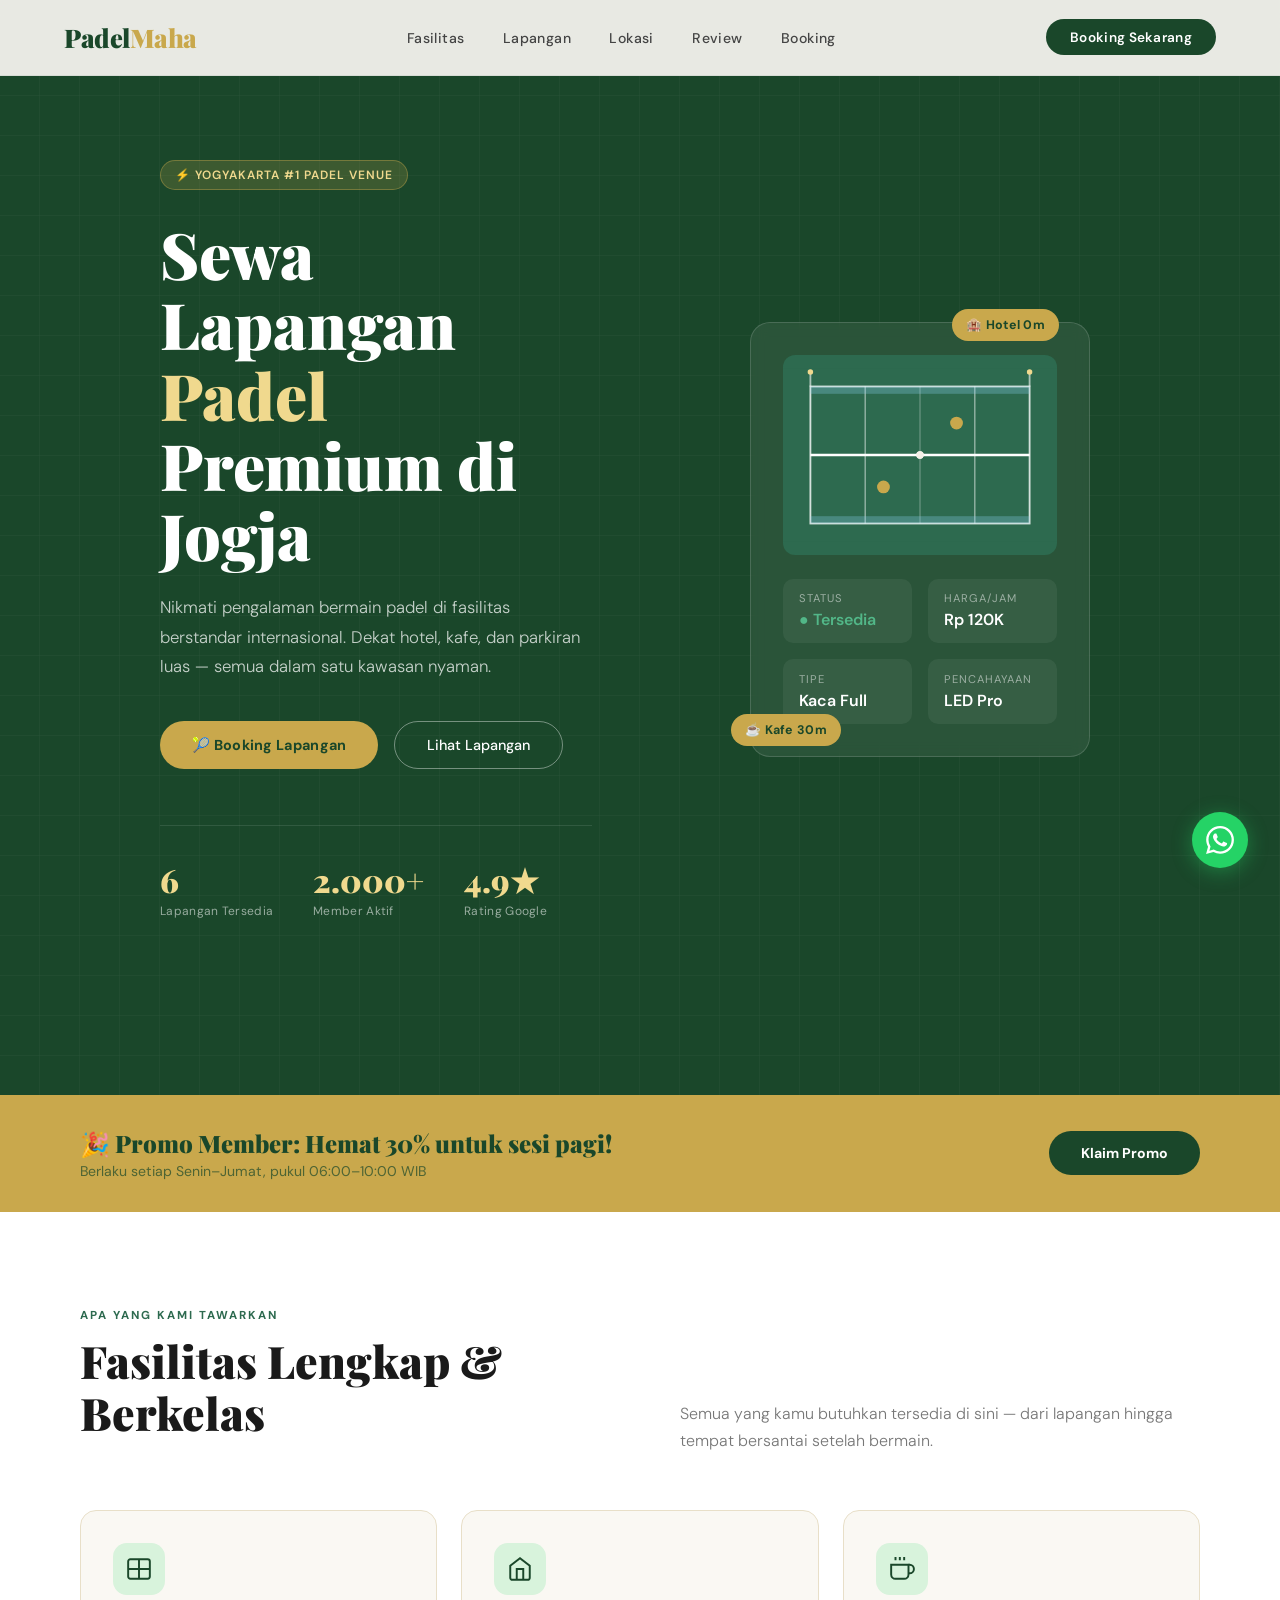
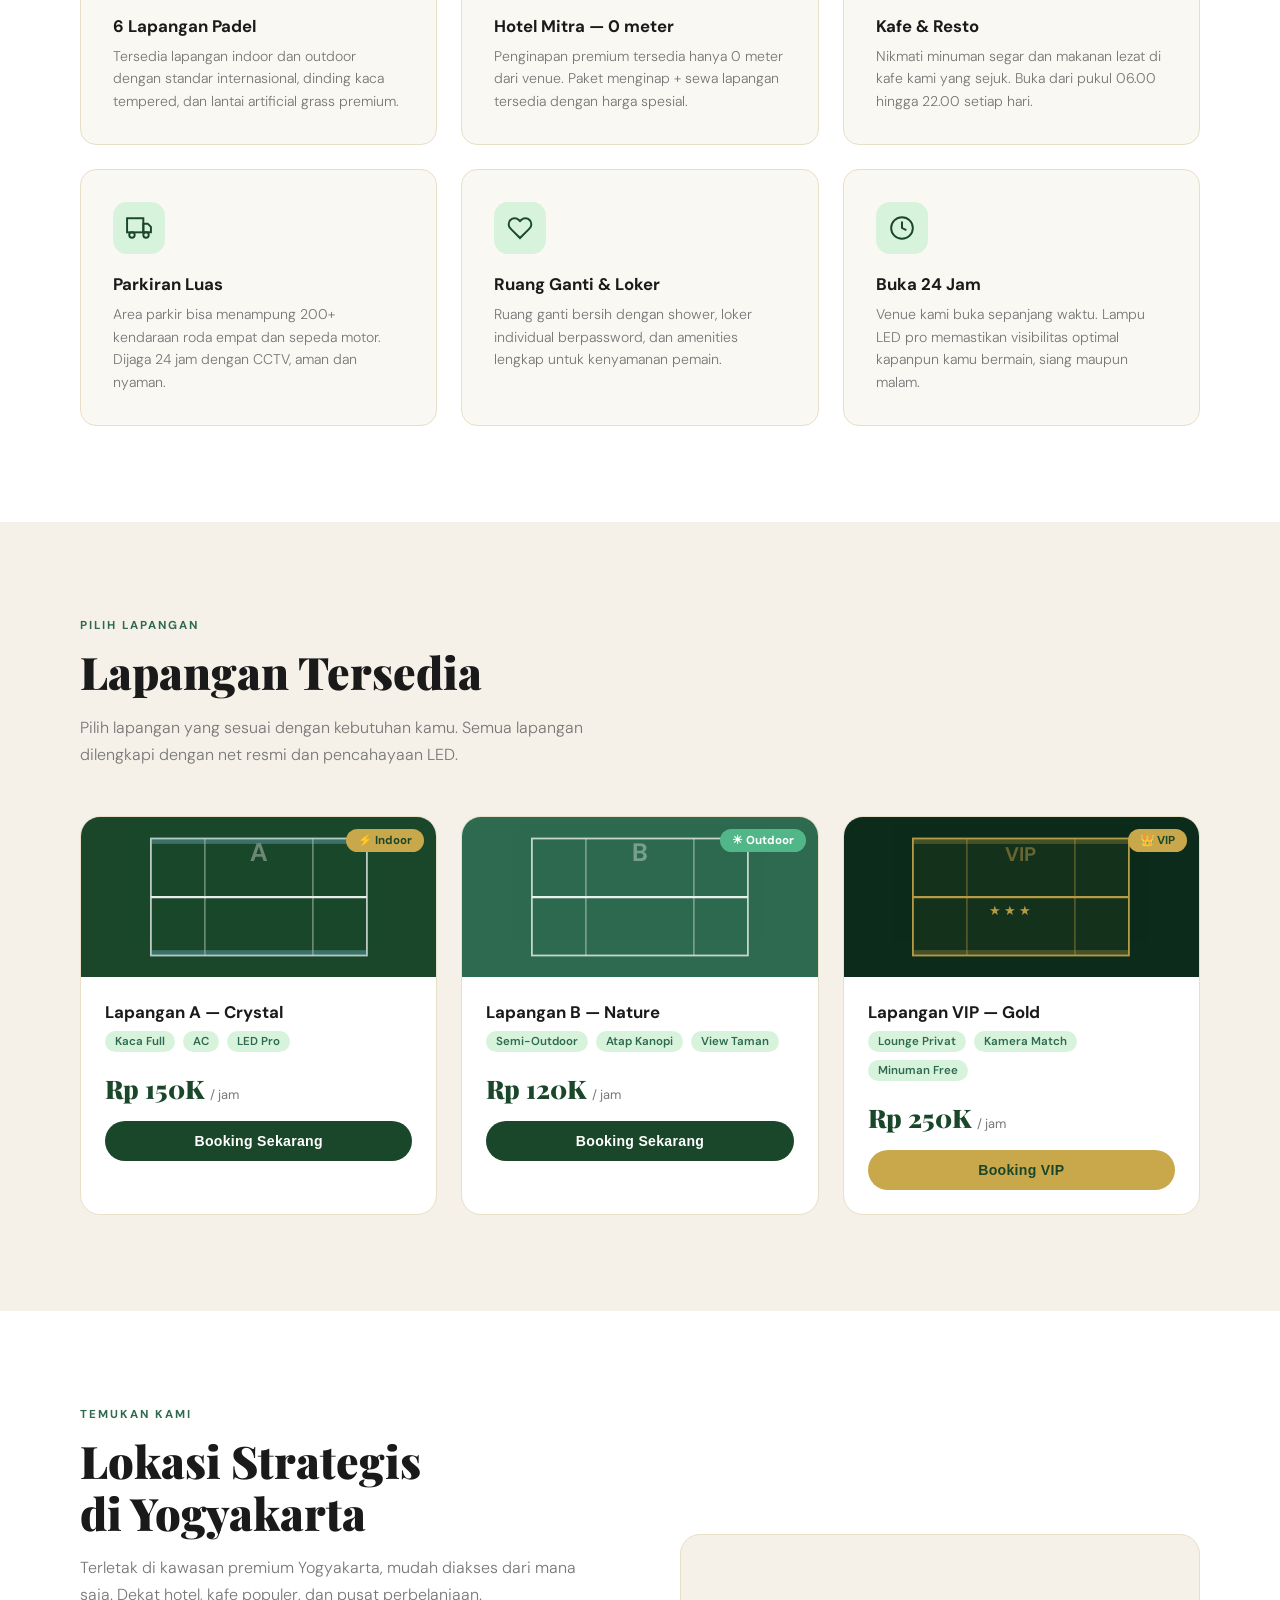
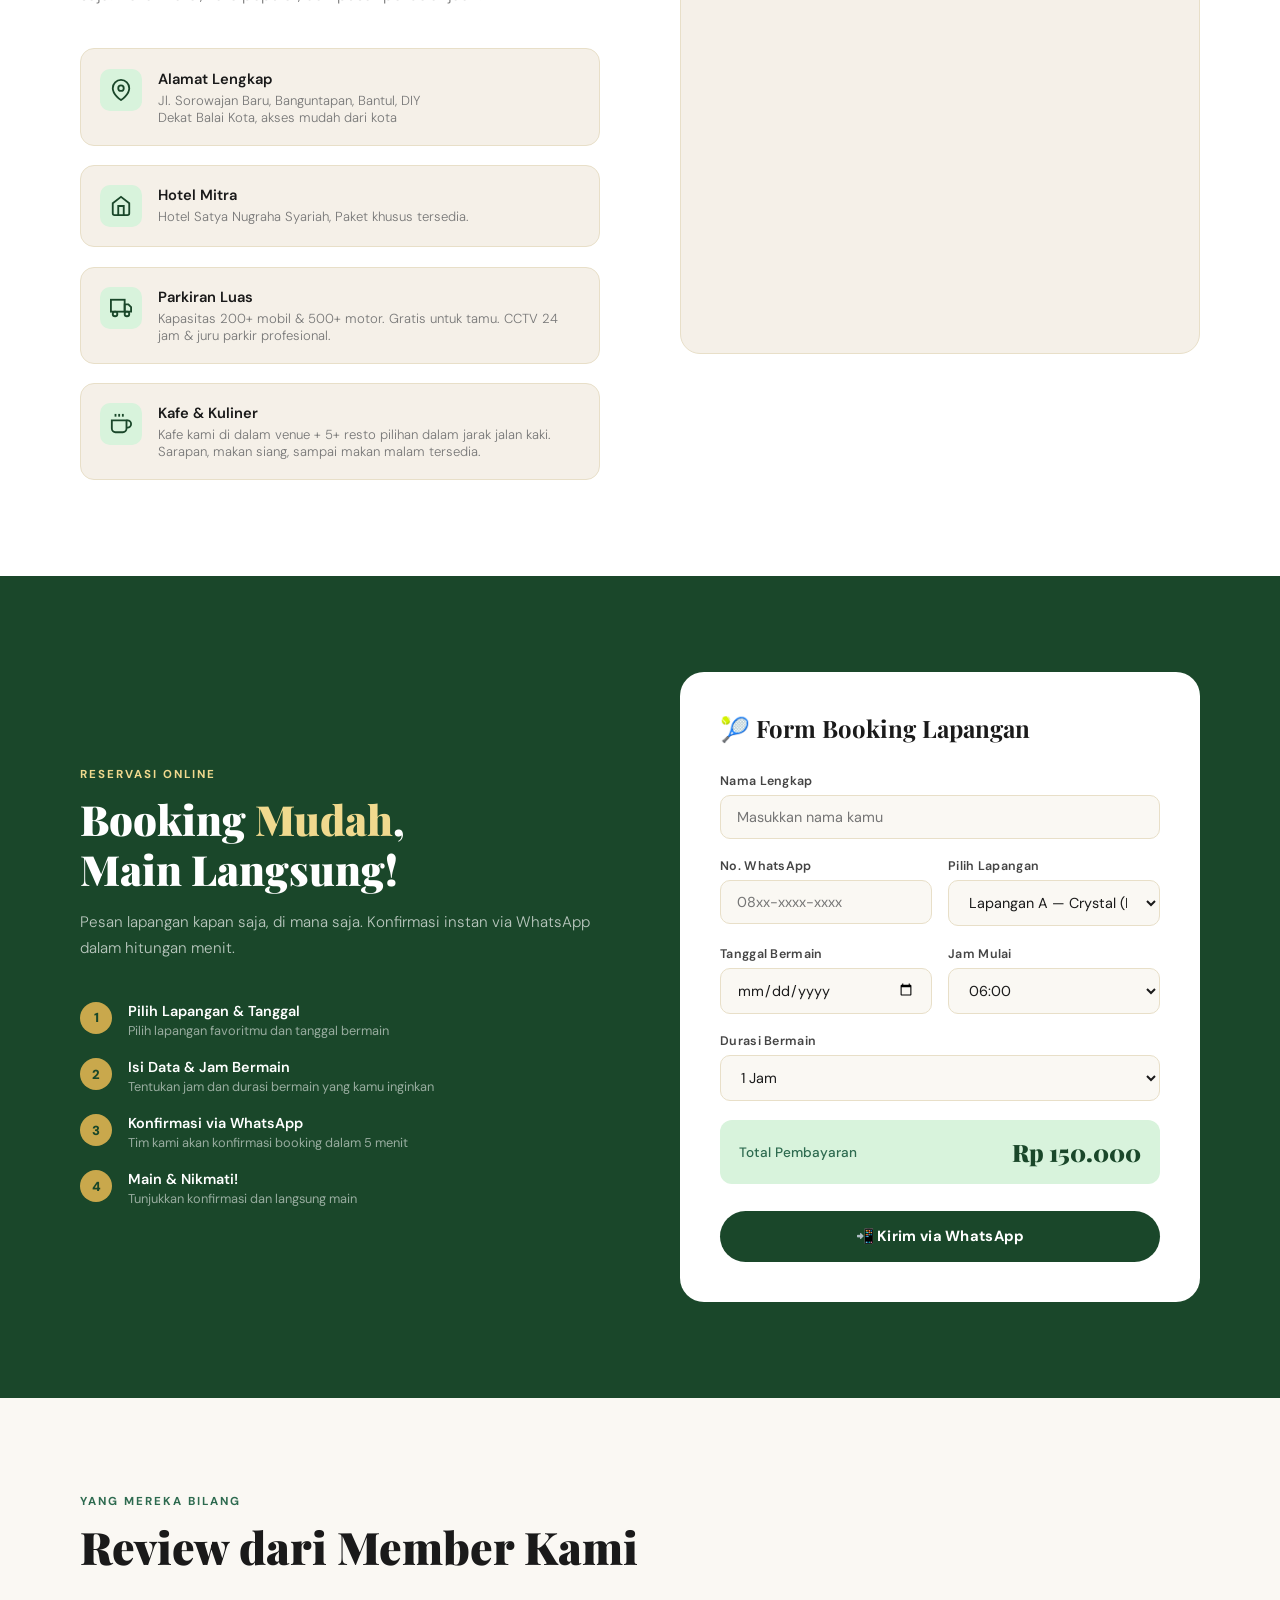
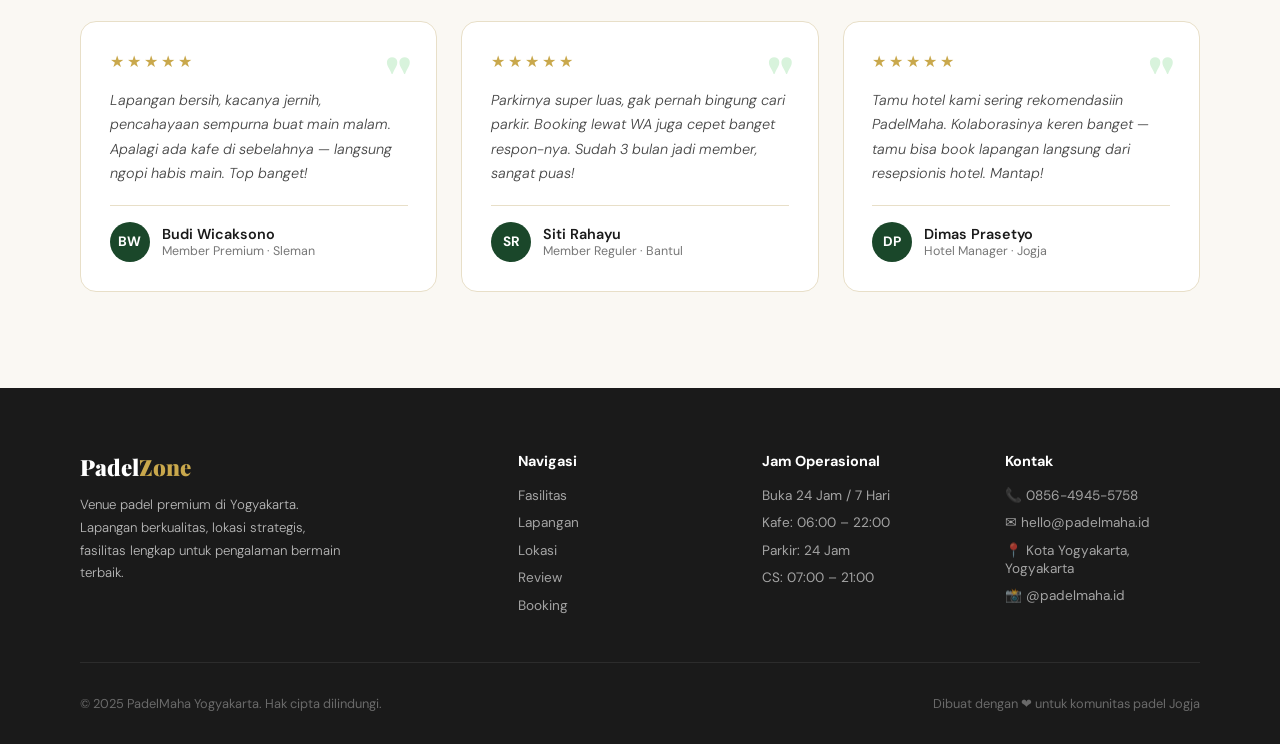
<file: index.html>
<!DOCTYPE html>
<html lang="id">
<head>
<meta charset="UTF-8">
<meta name="viewport" content="width=device-width, initial-scale=1.0">
<title>PadelMaha — Sewa Lapangan Padel Premium</title>
<link href="https://fonts.googleapis.com/css2?family=Playfair+Display:wght@700;900&family=DM+Sans:wght@300;400;500;600&display=swap" rel="stylesheet">
<style>
  :root {
    --green: #1a472a;
    --green-mid: #2d6a4f;
    --green-light: #52b788;
    --green-pale: #d8f3dc;
    --sand: #f5f0e8;
    --sand-dark: #e8dfc8;
    --cream: #faf8f3;
    --text-dark: #1a1a1a;
    --text-mid: #444;
    --text-soft: #777;
    --white: #fff;
    --accent: #c9a84c;
    --accent-light: #f0d98e;
  }

  * { margin: 0; padding: 0; box-sizing: border-box; }

  html { scroll-behavior: smooth; }

  body {
    font-family: 'DM Sans', sans-serif;
    background: var(--cream);
    color: var(--text-dark);
    overflow-x: hidden;
  }

  /* ── NAV ── */
  nav {
    position: fixed; top: 0; left: 0; right: 0; z-index: 100;
    display: flex; align-items: center; justify-content: space-between;
    padding: 1.2rem 4rem;
    background: rgba(250,248,243,0.92);
    backdrop-filter: blur(12px);
    border-bottom: 1px solid rgba(26,71,42,0.08);
  }

  .nav-logo {
    font-family: 'Playfair Display', serif;
    font-size: 1.6rem; font-weight: 900;
    color: var(--green);
    letter-spacing: -0.5px;
  }
  .nav-logo span { color: var(--accent); }

  .nav-links { display: flex; gap: 2.4rem; list-style: none; }
  .nav-links a {
    text-decoration: none; color: var(--text-mid);
    font-size: 0.88rem; font-weight: 500; letter-spacing: 0.4px;
    transition: color 0.2s;
  }
  .nav-links a:hover { color: var(--green); }

  .nav-cta {
    background: var(--green); color: var(--white);
    padding: 0.6rem 1.5rem; border-radius: 50px;
    text-decoration: none; font-size: 0.85rem; font-weight: 600;
    letter-spacing: 0.3px; transition: background 0.2s, transform 0.15s;
  }
  .nav-cta:hover { background: var(--green-mid); transform: translateY(-1px); }

  /* ── HERO ── */
  #hero {
    min-height: 100vh;
    background: var(--green);
    display: grid; grid-template-columns: 1fr 1fr;
    align-items: center; position: relative; overflow: hidden;
    padding-top: 80px;
  }

  .hero-bg-pattern {
    position: absolute; inset: 0; opacity: 0.06;
    background-image:
      repeating-linear-gradient(0deg, transparent, transparent 39px, rgba(255,255,255,0.5) 39px, rgba(255,255,255,0.5) 40px),
      repeating-linear-gradient(90deg, transparent, transparent 39px, rgba(255,255,255,0.5) 39px, rgba(255,255,255,0.5) 40px);
  }

  .hero-left {
    padding: 5rem 3rem 5rem 5rem; position: relative; z-index: 2;
  }

  .hero-badge {
    display: inline-flex; align-items: center; gap: 6px;
    background: rgba(201,168,76,0.2); border: 1px solid rgba(201,168,76,0.4);
    color: var(--accent-light); padding: 6px 14px; border-radius: 50px;
    font-size: 0.75rem; font-weight: 600; letter-spacing: 1px;
    text-transform: uppercase; margin-bottom: 1.8rem;
  }

  .hero-left h1 {
    font-family: 'Playfair Display', serif;
    font-size: clamp(2.8rem, 5vw, 4.2rem);
    font-weight: 900; line-height: 1.1;
    color: var(--white); margin-bottom: 1.4rem;
  }
  .hero-left h1 em { color: var(--accent-light); font-style: normal; }

  .hero-left p {
    color: rgba(255,255,255,0.75); font-size: 1.05rem;
    line-height: 1.75; max-width: 420px; margin-bottom: 2.5rem;
    font-weight: 300;
  }

  .hero-btns { display: flex; gap: 1rem; flex-wrap: wrap; }

  .btn-primary {
    background: var(--accent); color: var(--green);
    padding: 0.85rem 2rem; border-radius: 50px;
    text-decoration: none; font-weight: 700; font-size: 0.9rem;
    letter-spacing: 0.3px; transition: all 0.2s;
    display: inline-flex; align-items: center; gap: 8px;
  }
  .btn-primary:hover { background: var(--accent-light); transform: translateY(-2px); }

  .btn-outline {
    border: 1.5px solid rgba(255,255,255,0.4); color: var(--white);
    padding: 0.85rem 2rem; border-radius: 50px;
    text-decoration: none; font-weight: 500; font-size: 0.9rem;
    transition: all 0.2s; display: inline-flex; align-items: center; gap: 8px;
  }
  .btn-outline:hover { border-color: rgba(255,255,255,0.8); background: rgba(255,255,255,0.08); }

  .hero-stats {
    display: flex; gap: 2.5rem; margin-top: 3.5rem;
    padding-top: 2rem; border-top: 1px solid rgba(255,255,255,0.1);
  }
  .hero-stat-num {
    font-family: 'Playfair Display', serif; font-size: 2rem;
    font-weight: 900; color: var(--accent-light);
  }
  .hero-stat-label {
    font-size: 0.75rem; color: rgba(255,255,255,0.55);
    font-weight: 400; letter-spacing: 0.3px; margin-top: 2px;
  }

  .hero-right {
    position: relative; height: 100vh; display: flex;
    align-items: center; justify-content: center; z-index: 2;
  }

  .hero-court-card {
    background: rgba(255,255,255,0.07);
    border: 1px solid rgba(255,255,255,0.15);
    border-radius: 20px; padding: 2rem;
    width: 340px; backdrop-filter: blur(8px);
    position: relative;
  }

  .court-visual {
    width: 100%; height: 200px;
    background: var(--green-mid);
    border-radius: 12px; position: relative; overflow: hidden;
    margin-bottom: 1.5rem;
  }

  /* SVG padel court lines */
  .court-visual svg { width: 100%; height: 100%; }

  .court-info-grid {
    display: grid; grid-template-columns: 1fr 1fr;
    gap: 1rem;
  }
  .court-info-item {
    background: rgba(255,255,255,0.06);
    border-radius: 10px; padding: 0.8rem 1rem;
  }
  .court-info-label {
    font-size: 0.7rem; color: rgba(255,255,255,0.5);
    text-transform: uppercase; letter-spacing: 1px; margin-bottom: 4px;
  }
  .court-info-val {
    font-size: 1rem; font-weight: 600; color: var(--white);
  }
  .court-info-val.available { color: var(--green-light); }

  .floating-tag {
    position: absolute; background: var(--accent);
    color: var(--green); padding: 8px 14px; border-radius: 50px;
    font-size: 0.78rem; font-weight: 700; letter-spacing: 0.3px;
    white-space: nowrap;
  }
  .tag-1 { top: -14px; right: 30px; }
  .tag-2 { bottom: 10px; left: -20px; }

  /* ── SECTION BASE ── */
  section { padding: 6rem 5rem; }

  .section-eyebrow {
    font-size: 0.72rem; font-weight: 700; letter-spacing: 2px;
    text-transform: uppercase; color: var(--green-mid);
    margin-bottom: 0.8rem;
  }

  .section-title {
    font-family: 'Playfair Display', serif;
    font-size: clamp(2rem, 3.5vw, 2.8rem); font-weight: 900;
    line-height: 1.15; color: var(--text-dark); margin-bottom: 1rem;
  }

  .section-sub {
    color: var(--text-soft); font-size: 1rem; line-height: 1.7;
    max-width: 520px; font-weight: 300;
  }

  /* ── FASILITAS ── */
  #fasilitas {
    background: var(--white); padding: 6rem 5rem;
  }

  .facilities-header {
    display: flex; justify-content: space-between;
    align-items: flex-end; margin-bottom: 3.5rem;
    flex-wrap: wrap; gap: 1.5rem;
  }

  .facilities-grid {
    display: grid; grid-template-columns: repeat(3, 1fr);
    gap: 1.5rem;
  }

  .facility-card {
    background: var(--cream); border-radius: 16px;
    padding: 2rem; border: 1px solid var(--sand-dark);
    transition: transform 0.25s, box-shadow 0.25s;
    position: relative; overflow: hidden;
  }
  .facility-card::before {
    content: ''; position: absolute; top: 0; left: 0; right: 0; height: 3px;
    background: var(--green-light); transform: scaleX(0);
    transform-origin: left; transition: transform 0.3s;
  }
  .facility-card:hover::before { transform: scaleX(1); }
  .facility-card:hover { transform: translateY(-4px); box-shadow: 0 12px 40px rgba(26,71,42,0.1); }

  .facility-icon {
    width: 52px; height: 52px; border-radius: 14px;
    background: var(--green-pale); display: flex;
    align-items: center; justify-content: center; margin-bottom: 1.2rem;
  }
  .facility-icon svg { width: 26px; height: 26px; stroke: var(--green); fill: none; stroke-width: 1.8; }

  .facility-name {
    font-weight: 700; font-size: 1.05rem; margin-bottom: 0.5rem;
    color: var(--text-dark);
  }
  .facility-desc {
    font-size: 0.88rem; color: var(--text-soft); line-height: 1.6; font-weight: 300;
  }

  /* ── LAPANGAN ── */
  #lapangan { background: var(--sand); }

  .courts-grid {
    display: grid; grid-template-columns: repeat(3, 1fr);
    gap: 1.5rem; margin-top: 3rem;
  }

  .court-card {
    background: var(--white); border-radius: 20px; overflow: hidden;
    border: 1px solid var(--sand-dark);
    transition: transform 0.25s, box-shadow 0.25s;
  }
  .court-card:hover { transform: translateY(-5px); box-shadow: 0 16px 48px rgba(0,0,0,0.1); }

  .court-card-img {
    height: 160px; background: var(--green);
    position: relative; overflow: hidden;
    display: flex; align-items: center; justify-content: center;
  }
  .court-card-img svg { width: 90%; height: 90%; opacity: 0.9; }

  .court-card-badge {
    position: absolute; top: 12px; right: 12px;
    background: var(--accent); color: var(--green);
    padding: 4px 12px; border-radius: 50px;
    font-size: 0.72rem; font-weight: 700;
  }

  .court-card-body { padding: 1.5rem; }
  .court-card-name { font-weight: 700; font-size: 1.05rem; margin-bottom: 0.5rem; }

  .court-features {
    display: flex; gap: 8px; flex-wrap: wrap; margin-bottom: 1.2rem;
  }
  .feature-pill {
    background: var(--green-pale); color: var(--green-mid);
    padding: 3px 10px; border-radius: 50px; font-size: 0.72rem; font-weight: 600;
  }

  .court-price {
    display: flex; align-items: baseline; gap: 6px;
    margin-bottom: 1rem;
  }
  .price-num {
    font-family: 'Playfair Display', serif; font-size: 1.6rem; font-weight: 900; color: var(--green);
  }
  .price-unit { font-size: 0.8rem; color: var(--text-soft); }

  .btn-book {
    width: 100%; background: var(--green); color: var(--white);
    border: none; padding: 0.75rem; border-radius: 50px;
    font-size: 0.88rem; font-weight: 600; cursor: pointer;
    transition: background 0.2s; letter-spacing: 0.3px;
  }
  .btn-book:hover { background: var(--green-mid); }

  /* ── LOKASI ── */
  #lokasi {
    background: var(--white);
    display: grid; grid-template-columns: 1fr 1fr; gap: 5rem;
    align-items: center;
  }

  .lokasi-map {
    background: var(--sand); border-radius: 20px;
    height: 420px; position: relative; overflow: hidden;
    border: 1px solid var(--sand-dark);
  }
  .lokasi-map iframe {
    width: 100%; height: 100%; border: none; border-radius: 20px;
  }

  .lokasi-features { margin-top: 2.5rem; display: flex; flex-direction: column; gap: 1.2rem; }

  .lokasi-feature {
    display: flex; gap: 1rem; align-items: flex-start;
    padding: 1.2rem; background: var(--sand); border-radius: 14px;
    border: 1px solid var(--sand-dark);
  }
  .lokasi-feature-icon {
    width: 42px; height: 42px; min-width: 42px;
    background: var(--green-pale); border-radius: 10px;
    display: flex; align-items: center; justify-content: center;
  }
  .lokasi-feature-icon svg { width: 22px; height: 22px; stroke: var(--green); fill: none; stroke-width: 2; }
  .lokasi-feature-title { font-weight: 600; font-size: 0.92rem; margin-bottom: 3px; }
  .lokasi-feature-desc { font-size: 0.82rem; color: var(--text-soft); font-weight: 300; }

  /* ── BOOKING ── */
  #booking {
    background: var(--green);
    display: grid; grid-template-columns: 1fr 1fr; gap: 5rem;
    align-items: center; padding: 6rem 5rem;
  }

  .booking-left h2 {
    font-family: 'Playfair Display', serif; font-size: 2.6rem; font-weight: 900;
    color: var(--white); margin-bottom: 1rem; line-height: 1.2;
  }
  .booking-left h2 em { color: var(--accent-light); font-style: normal; }
  .booking-left p { color: rgba(255,255,255,0.7); font-size: 0.95rem; line-height: 1.7; font-weight: 300; }

  .booking-steps { margin-top: 2.5rem; display: flex; flex-direction: column; gap: 1.2rem; }
  .booking-step {
    display: flex; gap: 1rem; align-items: flex-start;
  }
  .step-num {
    width: 32px; height: 32px; min-width: 32px;
    background: var(--accent); border-radius: 50%;
    display: flex; align-items: center; justify-content: center;
    font-weight: 900; font-size: 0.82rem; color: var(--green);
  }
  .step-info-title { font-weight: 600; color: var(--white); font-size: 0.9rem; }
  .step-info-desc { font-size: 0.8rem; color: rgba(255,255,255,0.55); margin-top: 2px; }

  .booking-form {
    background: var(--white); border-radius: 24px; padding: 2.5rem;
  }
  .booking-form h3 {
    font-family: 'Playfair Display', serif; font-size: 1.5rem; font-weight: 700;
    margin-bottom: 1.8rem; color: var(--text-dark);
  }

  .form-group { margin-bottom: 1.2rem; }
  .form-label {
    display: block; font-size: 0.78rem; font-weight: 600;
    color: var(--text-mid); margin-bottom: 6px; letter-spacing: 0.3px;
  }
  .form-control {
    width: 100%; padding: 0.75rem 1rem;
    border: 1.5px solid var(--sand-dark); border-radius: 10px;
    font-family: 'DM Sans', sans-serif; font-size: 0.9rem; color: var(--text-dark);
    background: var(--cream); transition: border-color 0.2s;
    outline: none;
  }
  .form-control:focus { border-color: var(--green-light); }

  .form-row { display: grid; grid-template-columns: 1fr 1fr; gap: 1rem; }

  .btn-submit {
    width: 100%; background: var(--green); color: var(--white);
    border: none; padding: 0.95rem; border-radius: 50px;
    font-size: 0.92rem; font-weight: 700; cursor: pointer;
    font-family: 'DM Sans', sans-serif; transition: background 0.2s;
    margin-top: 0.5rem; letter-spacing: 0.3px;
  }
  .btn-submit:hover { background: var(--green-mid); }

  .total-display {
    background: var(--green-pale); border-radius: 12px;
    padding: 1rem 1.2rem; margin-bottom: 1.2rem;
    display: flex; justify-content: space-between; align-items: center;
  }
  .total-label { font-size: 0.85rem; color: var(--green-mid); font-weight: 500; }
  .total-price {
    font-family: 'Playfair Display', serif; font-size: 1.5rem; font-weight: 900; color: var(--green);
  }

  /* ── TESTIMONIALS ── */
  #testimoni { background: var(--cream); }
  .testi-grid {
    display: grid; grid-template-columns: repeat(3, 1fr);
    gap: 1.5rem; margin-top: 3rem;
  }
  .testi-card {
    background: var(--white); border-radius: 16px; padding: 1.8rem;
    border: 1px solid var(--sand-dark); position: relative;
  }
  .testi-stars {
    display: flex; gap: 3px; margin-bottom: 1rem;
  }
  .star { color: var(--accent); font-size: 1rem; }
  .testi-text {
    font-size: 0.9rem; line-height: 1.7; color: var(--text-mid);
    font-weight: 300; margin-bottom: 1.2rem; font-style: italic;
  }
  .testi-author {
    display: flex; align-items: center; gap: 0.75rem;
    padding-top: 1rem; border-top: 1px solid var(--sand-dark);
  }
  .testi-avatar {
    width: 40px; height: 40px; border-radius: 50%;
    background: var(--green); display: flex; align-items: center;
    justify-content: center; font-weight: 700; font-size: 0.85rem; color: var(--white);
  }
  .testi-name { font-weight: 600; font-size: 0.9rem; }
  .testi-role { font-size: 0.78rem; color: var(--text-soft); }

  .quote-mark {
    position: absolute; top: 1.5rem; right: 1.5rem;
    font-family: 'Playfair Display', serif; font-size: 4rem;
    line-height: 1; color: var(--green-pale); font-weight: 900;
    select: none;
  }

  /* ── PROMO BANNER ── */
  .promo-banner {
    background: var(--accent); padding: 2rem 5rem;
    display: flex; align-items: center; justify-content: space-between; flex-wrap: wrap; gap: 1.5rem;
  }
  .promo-text {
    font-family: 'Playfair Display', serif; font-size: 1.5rem; font-weight: 900; color: var(--green);
  }
  .promo-sub { font-size: 0.88rem; color: rgba(26,71,42,0.7); margin-top: 3px; }
  .btn-promo {
    background: var(--green); color: var(--white); padding: 0.8rem 2rem;
    border-radius: 50px; text-decoration: none; font-weight: 700; font-size: 0.88rem;
    transition: background 0.2s;
  }
  .btn-promo:hover { background: var(--green-mid); }

  /* ── FOOTER ── */
  footer {
    background: var(--text-dark); color: rgba(255,255,255,0.7);
    padding: 4rem 5rem 2rem; font-size: 0.88rem;
  }
  .footer-grid {
    display: grid; grid-template-columns: 2fr 1fr 1fr 1fr; gap: 3rem;
    padding-bottom: 3rem; border-bottom: 1px solid rgba(255,255,255,0.08);
    margin-bottom: 2rem;
  }
  .footer-logo {
    font-family: 'Playfair Display', serif; font-size: 1.4rem; font-weight: 900; color: var(--white);
    margin-bottom: 0.8rem;
  }
  .footer-logo span { color: var(--accent); }
  .footer-desc { font-size: 0.83rem; line-height: 1.7; max-width: 260px; font-weight: 300; }

  .footer-col-title { font-weight: 700; color: var(--white); margin-bottom: 1rem; font-size: 0.9rem; }
  .footer-links { list-style: none; display: flex; flex-direction: column; gap: 0.6rem; }
  .footer-links a { text-decoration: none; color: rgba(255,255,255,0.6); transition: color 0.2s; font-size: 0.85rem; }
  .footer-links a:hover { color: var(--accent); }

  .footer-bottom {
    display: flex; justify-content: space-between; flex-wrap: wrap; gap: 1rem;
    font-size: 0.8rem; color: rgba(255,255,255,0.35);
  }

  /* ── MODAL ── */
  .modal-overlay {
    display: none; position: fixed; inset: 0; z-index: 200;
    background: rgba(0,0,0,0.6); align-items: center; justify-content: center;
  }
  .modal-overlay.open { display: flex; }
  .modal {
    background: var(--white); border-radius: 20px; padding: 2.5rem;
    max-width: 420px; width: 90%; position: relative;
    animation: slideUp 0.3s ease;
  }
  @keyframes slideUp {
    from { transform: translateY(30px); opacity: 0; }
    to { transform: translateY(0); opacity: 1; }
  }
  .modal-close {
    position: absolute; top: 1.2rem; right: 1.2rem;
    background: var(--sand); border: none; width: 32px; height: 32px;
    border-radius: 50%; cursor: pointer; font-size: 1rem; color: var(--text-mid);
    display: flex; align-items: center; justify-content: center;
  }
  .modal h3 {
    font-family: 'Playfair Display', serif; font-size: 1.4rem; font-weight: 900;
    color: var(--green); margin-bottom: 0.5rem;
  }
  .modal p { font-size: 0.88rem; color: var(--text-soft); margin-bottom: 1.5rem; }

  /* ── SCROLL ANIMATION ── */
  .fade-up {
    opacity: 0; transform: translateY(30px);
    transition: opacity 0.6s ease, transform 0.6s ease;
  }
  .fade-up.visible { opacity: 1; transform: translateY(0); }

  /* ── WHATSAPP BTN ── */
  .wa-btn {
    position: fixed; bottom: 2rem; right: 2rem; z-index: 99;
    background: #25d366; color: var(--white);
    width: 56px; height: 56px; border-radius: 50%;
    display: flex; align-items: center; justify-content: center;
    box-shadow: 0 4px 20px rgba(37,211,102,0.4);
    text-decoration: none; transition: transform 0.2s;
  }
  .wa-btn:hover { transform: scale(1.1); }
  .wa-btn svg { width: 28px; height: 28px; }

  /* Responsive */
  @media (max-width: 900px) {
    nav { padding: 1rem 1.5rem; }
    .nav-links { display: none; }
    section { padding: 4rem 1.5rem; }
    #hero { grid-template-columns: 1fr; padding: 6rem 1.5rem 3rem; }
    .hero-right { display: none; }
    .facilities-grid, .courts-grid, .testi-grid { grid-template-columns: 1fr; }
    #lokasi, #booking { grid-template-columns: 1fr; gap: 2.5rem; }
    .footer-grid { grid-template-columns: 1fr 1fr; }
    .promo-banner { padding: 2rem 1.5rem; }
    .form-row { grid-template-columns: 1fr; }
  }
</style>
</head>
<body>

<!-- NAV -->
<nav>
  <div class="nav-logo">Padel<span>Maha</span></div>
  <ul class="nav-links">
    <li><a href="#fasilitas">Fasilitas</a></li>
    <li><a href="#lapangan">Lapangan</a></li>
    <li><a href="#lokasi">Lokasi</a></li>
    <li><a href="#testimoni">Review</a></li>
    <li><a href="#booking">Booking</a></li>
  </ul>
  <a href="#booking" class="nav-cta">Booking Sekarang</a>
</nav>

<!-- HERO -->
<section id="hero">
  <div class="hero-bg-pattern"></div>
  <div class="hero-left">
    <div class="hero-badge">⚡ Yogyakarta #1 Padel Venue</div>
    <h1>Sewa Lapangan <em>Padel</em> Premium di Jogja</h1>
    <p>Nikmati pengalaman bermain padel di fasilitas berstandar internasional. Dekat hotel, kafe, dan parkiran luas — semua dalam satu kawasan nyaman.</p>
    <div class="hero-btns">
      <a href="#booking" class="btn-primary">🎾 Booking Lapangan</a>
      <a href="#lapangan" class="btn-outline">Lihat Lapangan</a>
    </div>
    <div class="hero-stats">
      <div>
        <div class="hero-stat-num">6</div>
        <div class="hero-stat-label">Lapangan Tersedia</div>
      </div>
      <div>
        <div class="hero-stat-num">2.000+</div>
        <div class="hero-stat-label">Member Aktif</div>
      </div>
      <div>
        <div class="hero-stat-num">4.9★</div>
        <div class="hero-stat-label">Rating Google</div>
      </div>
    </div>
  </div>
  <div class="hero-right">
    <div class="hero-court-card">
      <div class="floating-tag tag-1">🏨 Hotel 0m</div>
      <div class="court-visual">
        <svg viewBox="0 0 300 190" xmlns="http://www.w3.org/2000/svg">
          <!-- Court ground -->
          <rect width="300" height="190" fill="#2d6a4f"/>
          <!-- Court outline -->
          <rect x="30" y="20" width="240" height="150" fill="none" stroke="rgba(255,255,255,0.8)" stroke-width="2"/>
          <!-- Net line -->
          <line x1="30" y1="95" x2="270" y2="95" stroke="white" stroke-width="2.5"/>
          <!-- Service boxes -->
          <line x1="90" y1="20" x2="90" y2="95" stroke="rgba(255,255,255,0.5)" stroke-width="1.5"/>
          <line x1="210" y1="20" x2="210" y2="95" stroke="rgba(255,255,255,0.5)" stroke-width="1.5"/>
          <line x1="90" y1="95" x2="90" y2="170" stroke="rgba(255,255,255,0.5)" stroke-width="1.5"/>
          <line x1="210" y1="95" x2="210" y2="170" stroke="rgba(255,255,255,0.5)" stroke-width="1.5"/>
          <!-- Center marks -->
          <line x1="150" y1="20" x2="150" y2="95" stroke="rgba(255,255,255,0.4)" stroke-width="1"/>
          <line x1="150" y1="95" x2="150" y2="170" stroke="rgba(255,255,255,0.4)" stroke-width="1"/>
          <!-- Glass walls indicator -->
          <rect x="30" y="20" width="240" height="8" fill="rgba(135,206,235,0.3)"/>
          <rect x="30" y="162" width="240" height="8" fill="rgba(135,206,235,0.3)"/>
          <!-- Net posts -->
          <circle cx="150" cy="95" r="4" fill="white"/>
          <!-- Players -->
          <circle cx="110" cy="130" r="7" fill="#c9a84c"/>
          <circle cx="190" cy="60" r="7" fill="#c9a84c"/>
          <!-- Ball -->
          <circle cx="150" cy="95" r="4" fill="#f5f0e8"/>
          <!-- Lighting poles -->
          <line x1="30" y1="20" x2="30" y2="5" stroke="rgba(255,255,255,0.6)" stroke-width="2"/>
          <line x1="270" y1="20" x2="270" y2="5" stroke="rgba(255,255,255,0.6)" stroke-width="2"/>
          <circle cx="30" cy="4" r="3" fill="#f0d98e"/>
          <circle cx="270" cy="4" r="3" fill="#f0d98e"/>
        </svg>
      </div>
      <div class="court-info-grid">
        <div class="court-info-item">
          <div class="court-info-label">Status</div>
          <div class="court-info-val available">● Tersedia</div>
        </div>
        <div class="court-info-item">
          <div class="court-info-label">Harga/Jam</div>
          <div class="court-info-val">Rp 120K</div>
        </div>
        <div class="court-info-item">
          <div class="court-info-label">Tipe</div>
          <div class="court-info-val">Kaca Full</div>
        </div>
        <div class="court-info-item">
          <div class="court-info-label">Pencahayaan</div>
          <div class="court-info-val">LED Pro</div>
        </div>
      </div>
      <div class="floating-tag tag-2">☕ Kafe 30m</div>
    </div>
  </div>
</section>

<!-- PROMO BANNER -->
<div class="promo-banner">
  <div>
    <div class="promo-text">🎉 Promo Member: Hemat 30% untuk sesi pagi!</div>
    <div class="promo-sub">Berlaku setiap Senin–Jumat, pukul 06:00–10:00 WIB</div>
  </div>
  <a href="#booking" class="btn-promo">Klaim Promo</a>
</div>

<!-- FASILITAS -->
<section id="fasilitas">
  <div class="facilities-header">
    <div>
      <div class="section-eyebrow">Apa yang Kami Tawarkan</div>
      <h2 class="section-title">Fasilitas Lengkap &<br>Berkelas</h2>
    </div>
    <p class="section-sub">Semua yang kamu butuhkan tersedia di sini — dari lapangan hingga tempat bersantai setelah bermain.</p>
  </div>
  <div class="facilities-grid">
    <!-- 1 -->
    <div class="facility-card fade-up">
      <div class="facility-icon">
        <svg viewBox="0 0 24 24"><rect x="2" y="3" width="20" height="18" rx="2"/><line x1="2" y1="12" x2="22" y2="12"/><line x1="12" y1="3" x2="12" y2="21"/></svg>
      </div>
      <div class="facility-name">6 Lapangan Padel</div>
      <div class="facility-desc">Tersedia lapangan indoor dan outdoor dengan standar internasional, dinding kaca tempered, dan lantai artificial grass premium.</div>
    </div>
    <!-- 2 -->
    <div class="facility-card fade-up">
      <div class="facility-icon">
        <svg viewBox="0 0 24 24"><path d="M3 9l9-7 9 7v11a2 2 0 0 1-2 2H5a2 2 0 0 1-2-2z"/><polyline points="9 22 9 12 15 12 15 22"/></svg>
      </div>
      <div class="facility-name">Hotel Mitra — 0 meter</div>
      <div class="facility-desc">Penginapan premium tersedia hanya 0 meter dari venue. Paket menginap + sewa lapangan tersedia dengan harga spesial.</div>
    </div>
    <!-- 3 -->
    <div class="facility-card fade-up">
      <div class="facility-icon">
        <svg viewBox="0 0 24 24"><path d="M18 8h1a4 4 0 0 1 0 8h-1"/><path d="M2 8h16v9a4 4 0 0 1-4 4H6a4 4 0 0 1-4-4V8z"/><line x1="6" y1="1" x2="6" y2="4"/><line x1="10" y1="1" x2="10" y2="4"/><line x1="14" y1="1" x2="14" y2="4"/></svg>
      </div>
      <div class="facility-name">Kafe & Resto</div>
      <div class="facility-desc">Nikmati minuman segar dan makanan lezat di kafe kami yang sejuk. Buka dari pukul 06.00 hingga 22.00 setiap hari.</div>
    </div>
    <!-- 4 -->
    <div class="facility-card fade-up">
      <div class="facility-icon">
        <svg viewBox="0 0 24 24"><rect x="1" y="3" width="15" height="13"/><polygon points="16 8 20 8 23 11 23 16 16 16 16 8"/><circle cx="5.5" cy="18.5" r="2.5"/><circle cx="18.5" cy="18.5" r="2.5"/></svg>
      </div>
      <div class="facility-name">Parkiran Luas</div>
      <div class="facility-desc">Area parkir bisa menampung 200+ kendaraan roda empat dan sepeda motor. Dijaga 24 jam dengan CCTV, aman dan nyaman.</div>
    </div>
    <!-- 5 -->
    <div class="facility-card fade-up">
      <div class="facility-icon">
        <svg viewBox="0 0 24 24"><path d="M20.84 4.61a5.5 5.5 0 0 0-7.78 0L12 5.67l-1.06-1.06a5.5 5.5 0 0 0-7.78 7.78l1.06 1.06L12 21.23l7.78-7.78 1.06-1.06a5.5 5.5 0 0 0 0-7.78z"/></svg>
      </div>
      <div class="facility-name">Ruang Ganti & Loker</div>
      <div class="facility-desc">Ruang ganti bersih dengan shower, loker individual berpassword, dan amenities lengkap untuk kenyamanan pemain.</div>
    </div>
    <!-- 6 -->
    <div class="facility-card fade-up">
      <div class="facility-icon">
        <svg viewBox="0 0 24 24"><circle cx="12" cy="12" r="10"/><polyline points="12 6 12 12 16 14"/></svg>
      </div>
      <div class="facility-name">Buka 24 Jam</div>
      <div class="facility-desc">Venue kami buka sepanjang waktu. Lampu LED pro memastikan visibilitas optimal kapanpun kamu bermain, siang maupun malam.</div>
    </div>
  </div>
</section>

<!-- LAPANGAN -->
<section id="lapangan">
  <div class="section-eyebrow">Pilih Lapangan</div>
  <h2 class="section-title">Lapangan Tersedia</h2>
  <p class="section-sub">Pilih lapangan yang sesuai dengan kebutuhan kamu. Semua lapangan dilengkapi dengan net resmi dan pencahayaan LED.</p>

  <div class="courts-grid">
    <!-- Court A -->
    <div class="court-card fade-up">
      <div class="court-card-img">
        <svg viewBox="0 0 280 160" xmlns="http://www.w3.org/2000/svg">
          <rect width="280" height="160" fill="#1a472a"/>
          <rect x="20" y="15" width="240" height="130" fill="none" stroke="rgba(255,255,255,0.8)" stroke-width="2"/>
          <line x1="20" y1="80" x2="260" y2="80" stroke="white" stroke-width="2.5"/>
          <line x1="80" y1="15" x2="80" y2="80" stroke="rgba(255,255,255,0.5)" stroke-width="1.5"/>
          <line x1="200" y1="15" x2="200" y2="80" stroke="rgba(255,255,255,0.5)" stroke-width="1.5"/>
          <line x1="80" y1="80" x2="80" y2="145" stroke="rgba(255,255,255,0.5)" stroke-width="1.5"/>
          <line x1="200" y1="80" x2="200" y2="145" stroke="rgba(255,255,255,0.5)" stroke-width="1.5"/>
          <text x="140" y="40" text-anchor="middle" fill="rgba(255,255,255,0.4)" font-size="28" font-weight="bold">A</text>
          <rect x="20" y="15" width="240" height="6" fill="rgba(135,206,235,0.35)"/>
          <rect x="20" y="139" width="240" height="6" fill="rgba(135,206,235,0.35)"/>
        </svg>
        <div class="court-card-badge">⚡ Indoor</div>
      </div>
      <div class="court-card-body">
        <div class="court-card-name">Lapangan A — Crystal</div>
        <div class="court-features">
          <span class="feature-pill">Kaca Full</span>
          <span class="feature-pill">AC</span>
          <span class="feature-pill">LED Pro</span>
        </div>
        <div class="court-price">
          <span class="price-num">Rp 150K</span>
          <span class="price-unit">/ jam</span>
        </div>
        <button class="btn-book" onclick="openBooking('Lapangan A — Crystal', 150000)">Booking Sekarang</button>
      </div>
    </div>
    <!-- Court B -->
    <div class="court-card fade-up">
      <div class="court-card-img" style="background: #2d6a4f;">
        <svg viewBox="0 0 280 160" xmlns="http://www.w3.org/2000/svg">
          <rect width="280" height="160" fill="#2d6a4f"/>
          <rect x="20" y="15" width="240" height="130" fill="none" stroke="rgba(255,255,255,0.8)" stroke-width="2"/>
          <line x1="20" y1="80" x2="260" y2="80" stroke="white" stroke-width="2.5"/>
          <line x1="80" y1="15" x2="80" y2="80" stroke="rgba(255,255,255,0.5)" stroke-width="1.5"/>
          <line x1="200" y1="15" x2="200" y2="80" stroke="rgba(255,255,255,0.5)" stroke-width="1.5"/>
          <line x1="80" y1="80" x2="80" y2="145" stroke="rgba(255,255,255,0.5)" stroke-width="1.5"/>
          <line x1="200" y1="80" x2="200" y2="145" stroke="rgba(255,255,255,0.5)" stroke-width="1.5"/>
          <text x="140" y="40" text-anchor="middle" fill="rgba(255,255,255,0.4)" font-size="28" font-weight="bold">B</text>
        </svg>
        <div class="court-card-badge" style="background: var(--green-light); color: white;">☀ Outdoor</div>
      </div>
      <div class="court-card-body">
        <div class="court-card-name">Lapangan B — Nature</div>
        <div class="court-features">
          <span class="feature-pill">Semi-Outdoor</span>
          <span class="feature-pill">Atap Kanopi</span>
          <span class="feature-pill">View Taman</span>
        </div>
        <div class="court-price">
          <span class="price-num">Rp 120K</span>
          <span class="price-unit">/ jam</span>
        </div>
        <button class="btn-book" onclick="openBooking('Lapangan B — Nature', 120000)">Booking Sekarang</button>
      </div>
    </div>
    <!-- Court VIP -->
    <div class="court-card fade-up">
      <div class="court-card-img" style="background: #0d2b1a;">
        <svg viewBox="0 0 280 160" xmlns="http://www.w3.org/2000/svg">
          <rect width="280" height="160" fill="#0d2b1a"/>
          <rect x="20" y="15" width="240" height="130" fill="rgba(201,168,76,0.05)" stroke="#c9a84c" stroke-width="2"/>
          <line x1="20" y1="80" x2="260" y2="80" stroke="#c9a84c" stroke-width="2.5"/>
          <line x1="80" y1="15" x2="80" y2="80" stroke="rgba(201,168,76,0.5)" stroke-width="1.5"/>
          <line x1="200" y1="15" x2="200" y2="80" stroke="rgba(201,168,76,0.5)" stroke-width="1.5"/>
          <line x1="80" y1="80" x2="80" y2="145" stroke="rgba(201,168,76,0.5)" stroke-width="1.5"/>
          <line x1="200" y1="80" x2="200" y2="145" stroke="rgba(201,168,76,0.5)" stroke-width="1.5"/>
          <text x="140" y="40" text-anchor="middle" fill="rgba(201,168,76,0.5)" font-size="22" font-weight="bold">VIP</text>
          <rect x="20" y="15" width="240" height="6" fill="rgba(201,168,76,0.3)"/>
          <rect x="20" y="139" width="240" height="6" fill="rgba(201,168,76,0.3)"/>
          <!-- Stars -->
          <text x="105" y="100" fill="#c9a84c" font-size="14">★ ★ ★</text>
        </svg>
        <div class="court-card-badge" style="background: #c9a84c; color: #1a472a;">👑 VIP</div>
      </div>
      <div class="court-card-body">
        <div class="court-card-name">Lapangan VIP — Gold</div>
        <div class="court-features">
          <span class="feature-pill">Lounge Privat</span>
          <span class="feature-pill">Kamera Match</span>
          <span class="feature-pill">Minuman Free</span>
        </div>
        <div class="court-price">
          <span class="price-num">Rp 250K</span>
          <span class="price-unit">/ jam</span>
        </div>
        <button class="btn-book" style="background: #c9a84c; color: #1a472a;" onclick="openBooking('Lapangan VIP — Gold', 250000)">Booking VIP</button>
      </div>
    </div>
  </div>
</section>

<!-- LOKASI -->
<section id="lokasi" style="background: var(--white); padding: 6rem 5rem;">
  <div>
    <div class="section-eyebrow">Temukan Kami</div>
    <h2 class="section-title">Lokasi Strategis<br>di Yogyakarta</h2>
    <p class="section-sub">Terletak di kawasan premium Yogyakarta, mudah diakses dari mana saja. Dekat hotel, kafe populer, dan pusat perbelanjaan.</p>

    <div class="lokasi-features">
      <div class="lokasi-feature fade-up">
        <div class="lokasi-feature-icon">
          <svg viewBox="0 0 24 24"><path d="M21 10c0 7-9 13-9 13s-9-6-9-13a9 9 0 0 1 18 0z"/><circle cx="12" cy="10" r="3"/></svg>
        </div>
        <div>
          <div class="lokasi-feature-title">Alamat Lengkap</div>
          <div class="lokasi-feature-desc">Jl. Sorowajan Baru, Banguntapan, Bantul, DIY<br>Dekat Balai Kota, akses mudah dari kota</div>
        </div>
      </div>
      <div class="lokasi-feature fade-up">
        <div class="lokasi-feature-icon">
          <svg viewBox="0 0 24 24"><path d="M3 9l9-7 9 7v11a2 2 0 0 1-2 2H5a2 2 0 0 1-2-2z"/><polyline points="9 22 9 12 15 12 15 22"/></svg>
        </div>
        <div>
          <div class="lokasi-feature-title">Hotel Mitra</div>
          <div class="lokasi-feature-desc">Hotel Satya Nugraha Syariah, Paket khusus tersedia.</div>
        </div>
      </div>
      <div class="lokasi-feature fade-up">
        <div class="lokasi-feature-icon">
          <svg viewBox="0 0 24 24"><rect x="1" y="3" width="15" height="13"/><polygon points="16 8 20 8 23 11 23 16 16 16 16 8"/><circle cx="5.5" cy="18.5" r="2.5"/><circle cx="18.5" cy="18.5" r="2.5"/></svg>
        </div>
        <div>
          <div class="lokasi-feature-title">Parkiran Luas</div>
          <div class="lokasi-feature-desc">Kapasitas 200+ mobil & 500+ motor. Gratis untuk tamu. CCTV 24 jam & juru parkir profesional.</div>
        </div>
      </div>
      <div class="lokasi-feature fade-up">
        <div class="lokasi-feature-icon">
          <svg viewBox="0 0 24 24"><path d="M18 8h1a4 4 0 0 1 0 8h-1"/><path d="M2 8h16v9a4 4 0 0 1-4 4H6a4 4 0 0 1-4-4V8z"/><line x1="6" y1="1" x2="6" y2="4"/><line x1="10" y1="1" x2="10" y2="4"/><line x1="14" y1="1" x2="14" y2="4"/></svg>
        </div>
        <div>
          <div class="lokasi-feature-title">Kafe & Kuliner</div>
          <div class="lokasi-feature-desc">Kafe kami di dalam venue + 5+ resto pilihan dalam jarak jalan kaki. Sarapan, makan siang, sampai makan malam tersedia.</div>
        </div>
      </div>
    </div>
  </div>
  <div class="lokasi-map">
    <iframe
      src="https://www.google.com/maps/embed?pb=!1m18!1m12!1m3!1d126446.83038282097!2d110.31416767066165!3d-7.769407268665506!2m3!1f0!2f0!3f0!3m2!1i1024!2i768!4f13.1!3m3!1m2!1s0x2e7a5a1db73b7f53%3A0x3c8df2b0e6c43b9!2sYogyakarta%2C+Special+Region+of+Yogyakarta!5e0!3m2!1sen!2sid!4v1716000000000"
      allowfullscreen="" loading="lazy" referrerpolicy="no-referrer-when-downgrade">
    </iframe>
  </div>
</section>

<!-- BOOKING -->
<section id="booking">
  <div class="booking-left">
    <div class="section-eyebrow" style="color: var(--accent-light);">Reservasi Online</div>
    <h2>Booking <em>Mudah</em>,<br>Main Langsung!</h2>
    <p>Pesan lapangan kapan saja, di mana saja. Konfirmasi instan via WhatsApp dalam hitungan menit.</p>
    <div class="booking-steps">
      <div class="booking-step">
        <div class="step-num">1</div>
        <div>
          <div class="step-info-title">Pilih Lapangan & Tanggal</div>
          <div class="step-info-desc">Pilih lapangan favoritmu dan tanggal bermain</div>
        </div>
      </div>
      <div class="booking-step">
        <div class="step-num">2</div>
        <div>
          <div class="step-info-title">Isi Data & Jam Bermain</div>
          <div class="step-info-desc">Tentukan jam dan durasi bermain yang kamu inginkan</div>
        </div>
      </div>
      <div class="booking-step">
        <div class="step-num">3</div>
        <div>
          <div class="step-info-title">Konfirmasi via WhatsApp</div>
          <div class="step-info-desc">Tim kami akan konfirmasi booking dalam 5 menit</div>
        </div>
      </div>
      <div class="booking-step">
        <div class="step-num">4</div>
        <div>
          <div class="step-info-title">Main & Nikmati!</div>
          <div class="step-info-desc">Tunjukkan konfirmasi dan langsung main</div>
        </div>
      </div>
    </div>
  </div>

  <div class="booking-form">
    <h3>🎾 Form Booking Lapangan</h3>
    <div class="form-group">
      <label class="form-label">Nama Lengkap</label>
      <input type="text" class="form-control" placeholder="Masukkan nama kamu" id="f-name">
    </div>
    <div class="form-row">
      <div class="form-group">
        <label class="form-label">No. WhatsApp</label>
        <input type="tel" class="form-control" placeholder="08xx-xxxx-xxxx" id="f-wa">
      </div>
      <div class="form-group">
        <label class="form-label">Pilih Lapangan</label>
        <select class="form-control" id="f-court" onchange="updateTotal()">
          <option value="150000">Lapangan A — Crystal (Rp 150K/jam)</option>
          <option value="120000">Lapangan B — Nature (Rp 120K/jam)</option>
          <option value="120000">Lapangan C — Standard (Rp 120K/jam)</option>
          <option value="250000">Lapangan VIP — Gold (Rp 250K/jam)</option>
        </select>
      </div>
    </div>
    <div class="form-row">
      <div class="form-group">
        <label class="form-label">Tanggal Bermain</label>
        <input type="date" class="form-control" id="f-date">
      </div>
      <div class="form-group">
        <label class="form-label">Jam Mulai</label>
        <select class="form-control" id="f-time">
          <option>06:00</option><option>07:00</option><option>08:00</option>
          <option>09:00</option><option>10:00</option><option>11:00</option>
          <option>12:00</option><option>13:00</option><option>14:00</option>
          <option>15:00</option><option>16:00</option><option>17:00</option>
          <option>18:00</option><option>19:00</option><option>20:00</option>
          <option>21:00</option>
        </select>
      </div>
    </div>
    <div class="form-group">
      <label class="form-label">Durasi Bermain</label>
      <select class="form-control" id="f-duration" onchange="updateTotal()">
        <option value="1">1 Jam</option>
        <option value="1.5">1,5 Jam</option>
        <option value="2">2 Jam</option>
        <option value="3">3 Jam</option>
      </select>
    </div>
    <div class="total-display">
      <span class="total-label">Total Pembayaran</span>
      <span class="total-price" id="total-price">Rp 150.000</span>
    </div>
    <button class="btn-submit" onclick="submitBooking()">📲 Kirim via WhatsApp</button>
  </div>
</section>

<!-- TESTIMONI -->
<section id="testimoni">
  <div class="section-eyebrow">Yang Mereka Bilang</div>
  <h2 class="section-title">Review dari Member Kami</h2>
  <div class="testi-grid">
    <div class="testi-card fade-up">
      <div class="quote-mark">"</div>
      <div class="testi-stars"><span class="star">★</span><span class="star">★</span><span class="star">★</span><span class="star">★</span><span class="star">★</span></div>
      <p class="testi-text">Lapangan bersih, kacanya jernih, pencahayaan sempurna buat main malam. Apalagi ada kafe di sebelahnya — langsung ngopi habis main. Top banget!</p>
      <div class="testi-author">
        <div class="testi-avatar">BW</div>
        <div>
          <div class="testi-name">Budi Wicaksono</div>
          <div class="testi-role">Member Premium · Sleman</div>
        </div>
      </div>
    </div>
    <div class="testi-card fade-up">
      <div class="quote-mark">"</div>
      <div class="testi-stars"><span class="star">★</span><span class="star">★</span><span class="star">★</span><span class="star">★</span><span class="star">★</span></div>
      <p class="testi-text">Parkirnya super luas, gak pernah bingung cari parkir. Booking lewat WA juga cepet banget respon-nya. Sudah 3 bulan jadi member, sangat puas!</p>
      <div class="testi-author">
        <div class="testi-avatar">SR</div>
        <div>
          <div class="testi-name">Siti Rahayu</div>
          <div class="testi-role">Member Reguler · Bantul</div>
        </div>
      </div>
    </div>
    <div class="testi-card fade-up">
      <div class="quote-mark">"</div>
      <div class="testi-stars"><span class="star">★</span><span class="star">★</span><span class="star">★</span><span class="star">★</span><span class="star">★</span></div>
      <p class="testi-text">Tamu hotel kami sering rekomendasiin PadelMaha. Kolaborasinya keren banget — tamu bisa book lapangan langsung dari resepsionis hotel. Mantap!</p>
      <div class="testi-author">
        <div class="testi-avatar">DP</div>
        <div>
          <div class="testi-name">Dimas Prasetyo</div>
          <div class="testi-role">Hotel Manager · Jogja</div>
        </div>
      </div>
    </div>
  </div>
</section>

<!-- FOOTER -->
<footer>
  <div class="footer-grid">
    <div>
      <div class="footer-logo">Padel<span>Zone</span></div>
      <p class="footer-desc">Venue padel premium di Yogyakarta. Lapangan berkualitas, lokasi strategis, fasilitas lengkap untuk pengalaman bermain terbaik.</p>
    </div>
    <div>
      <div class="footer-col-title">Navigasi</div>
      <ul class="footer-links">
        <li><a href="#fasilitas">Fasilitas</a></li>
        <li><a href="#lapangan">Lapangan</a></li>
        <li><a href="#lokasi">Lokasi</a></li>
        <li><a href="#testimoni">Review</a></li>
        <li><a href="#booking">Booking</a></li>
      </ul>
    </div>
    <div>
      <div class="footer-col-title">Jam Operasional</div>
      <ul class="footer-links">
        <li><a href="#">Buka 24 Jam / 7 Hari</a></li>
        <li><a href="#">Kafe: 06:00 – 22:00</a></li>
        <li><a href="#">Parkir: 24 Jam</a></li>
        <li><a href="#">CS: 07:00 – 21:00</a></li>
      </ul>
    </div>
    <div>
      <div class="footer-col-title">Kontak</div>
      <ul class="footer-links">
        <li><a href="tel:+6285649455758">📞 0856-4945-5758</a></li>
        <li><a href="mailto:hello@padelzone.id">✉ hello@padelmaha.id</a></li>
        <li><a href="#">📍 Kota Yogyakarta, Yogyakarta</a></li>
        <li><a href="#">📸 @padelmaha.id</a></li>
      </ul>
    </div>
  </div>
  <div class="footer-bottom">
    <span>© 2025 PadelMaha Yogyakarta. Hak cipta dilindungi.</span>
    <span>Dibuat dengan ❤ untuk komunitas padel Jogja</span>
  </div>
</footer>

<!-- WhatsApp Button -->
<a href="https://wa.me/6285649455758?text=Halo%20PadelMaha!%20Saya%20ingin%20booking%20lapangan%20padel." class="wa-btn" target="_blank" title="Chat WhatsApp">
  <svg viewBox="0 0 24 24" fill="white" xmlns="http://www.w3.org/2000/svg">
    <path d="M17.472 14.382c-.297-.149-1.758-.867-2.03-.967-.273-.099-.471-.148-.67.15-.197.297-.767.966-.94 1.164-.173.199-.347.223-.644.075-.297-.15-1.255-.463-2.39-1.475-.883-.788-1.48-1.761-1.653-2.059-.173-.297-.018-.458.13-.606.134-.133.298-.347.446-.52.149-.174.198-.298.298-.497.099-.198.05-.371-.025-.52-.075-.149-.669-1.612-.916-2.207-.242-.579-.487-.5-.669-.51-.173-.008-.371-.01-.57-.01-.198 0-.52.074-.792.372-.272.297-1.04 1.016-1.04 2.479 0 1.462 1.065 2.875 1.213 3.074.149.198 2.096 3.2 5.077 4.487.709.306 1.262.489 1.694.625.712.227 1.36.195 1.871.118.571-.085 1.758-.719 2.006-1.413.248-.694.248-1.289.173-1.413-.074-.124-.272-.198-.57-.347m-5.421 7.403h-.004a9.87 9.87 0 01-5.031-1.378l-.361-.214-3.741.982.998-3.648-.235-.374a9.86 9.86 0 01-1.51-5.26c.001-5.45 4.436-9.884 9.888-9.884 2.64 0 5.122 1.03 6.988 2.898a9.825 9.825 0 012.893 6.994c-.003 5.45-4.437 9.884-9.885 9.884m8.413-18.297A11.815 11.815 0 0012.05 0C5.495 0 .16 5.335.157 11.892c0 2.096.547 4.142 1.588 5.945L.057 24l6.305-1.654a11.882 11.882 0 005.683 1.448h.005c6.554 0 11.89-5.335 11.893-11.893a11.821 11.821 0 00-3.48-8.413z"/>
  </svg>
</a>

<!-- MODAL Booking -->
<div class="modal-overlay" id="modal-overlay" onclick="closeModal(event)">
  <div class="modal">
    <button class="modal-close" onclick="document.getElementById('modal-overlay').classList.remove('open')">✕</button>
    <h3 id="modal-court-name">Booking Lapangan</h3>
    <p>Isi detail booking dan klik kirim untuk konfirmasi via WhatsApp.</p>
    <div class="form-group">
      <label class="form-label">Nama Kamu</label>
      <input type="text" class="form-control" id="m-name" placeholder="Nama lengkap">
    </div>
    <div class="form-group">
      <label class="form-label">Tanggal & Jam</label>
      <input type="datetime-local" class="form-control" id="m-datetime">
    </div>
    <div class="total-display" style="margin-top: 1rem;">
      <span class="total-label">Harga Lapangan/Jam</span>
      <span class="total-price" id="m-price">Rp 150.000</span>
    </div>
    <button class="btn-submit" onclick="sendModalWA()">📲 Lanjut ke WhatsApp</button>
  </div>
</div>

<script>
  // Fade-up on scroll
  const fadeEls = document.querySelectorAll('.fade-up');
  const obs = new IntersectionObserver((entries) => {
    entries.forEach((e, i) => {
      if (e.isIntersecting) {
        setTimeout(() => e.target.classList.add('visible'), i * 100);
      }
    });
  }, { threshold: 0.1 });
  fadeEls.forEach(el => obs.observe(el));

  // Update total in booking form
  function updateTotal() {
    const price = parseInt(document.getElementById('f-court').value);
    const dur = parseFloat(document.getElementById('f-duration').value);
    const total = price * dur;
    document.getElementById('total-price').textContent = 'Rp ' + total.toLocaleString('id-ID');
  }

  // Submit booking via WhatsApp
  function submitBooking() {
    const name = document.getElementById('f-name').value;
    const wa = document.getElementById('f-wa').value;
    const court = document.getElementById('f-court').options[document.getElementById('f-court').selectedIndex].text;
    const date = document.getElementById('f-date').value;
    const time = document.getElementById('f-time').value;
    const dur = document.getElementById('f-duration').options[document.getElementById('f-duration').selectedIndex].text;
    const total = document.getElementById('total-price').textContent;

    if (!name || !wa || !date) { alert('Mohon lengkapi nama, nomor WA, dan tanggal terlebih dahulu.'); return; }

    const msg = `Halo PadelZone! 🎾%0A%0ASaya ingin booking lapangan:%0A👤 Nama: ${encodeURIComponent(name)}%0A📱 WA: ${wa}%0A🏟 Lapangan: ${encodeURIComponent(court)}%0A📅 Tanggal: ${date}%0A⏰ Jam: ${time}%0A⌛ Durasi: ${dur}%0A💰 Total: ${encodeURIComponent(total)}%0A%0ATerima kasih!`;
    window.open('https://wa.me/6281234567890?text=' + msg, '_blank');
  }

  // Court card booking modal
  let modalPrice = 150000;
  function openBooking(name, price) {
    modalPrice = price;
    document.getElementById('modal-court-name').textContent = '🎾 ' + name;
    document.getElementById('m-price').textContent = 'Rp ' + price.toLocaleString('id-ID');
    document.getElementById('modal-overlay').classList.add('open');
  }
  function closeModal(e) { if (e.target.id === 'modal-overlay') document.getElementById('modal-overlay').classList.remove('open'); }

  function sendModalWA() {
    const name = document.getElementById('m-name').value;
    const dt = document.getElementById('m-datetime').value;
    const court = document.getElementById('modal-court-name').textContent;
    if (!name || !dt) { alert('Mohon isi nama dan waktu terlebih dahulu.'); return; }
    const msg = `Halo PadelZone! 🎾%0ASaya mau booking ${encodeURIComponent(court)}%0ANama: ${encodeURIComponent(name)}%0AWaktu: ${dt}%0AHarga: Rp ${modalPrice.toLocaleString('id-ID')}/jam`;
    window.open('https://wa.me/6281234567890?text=' + msg, '_blank');
  }

  // Set min date to today
  const today = new Date().toISOString().split('T')[0];
  const dateInput = document.getElementById('f-date');
  if (dateInput) dateInput.min = today;
</script>
</body>
</html>
</file>
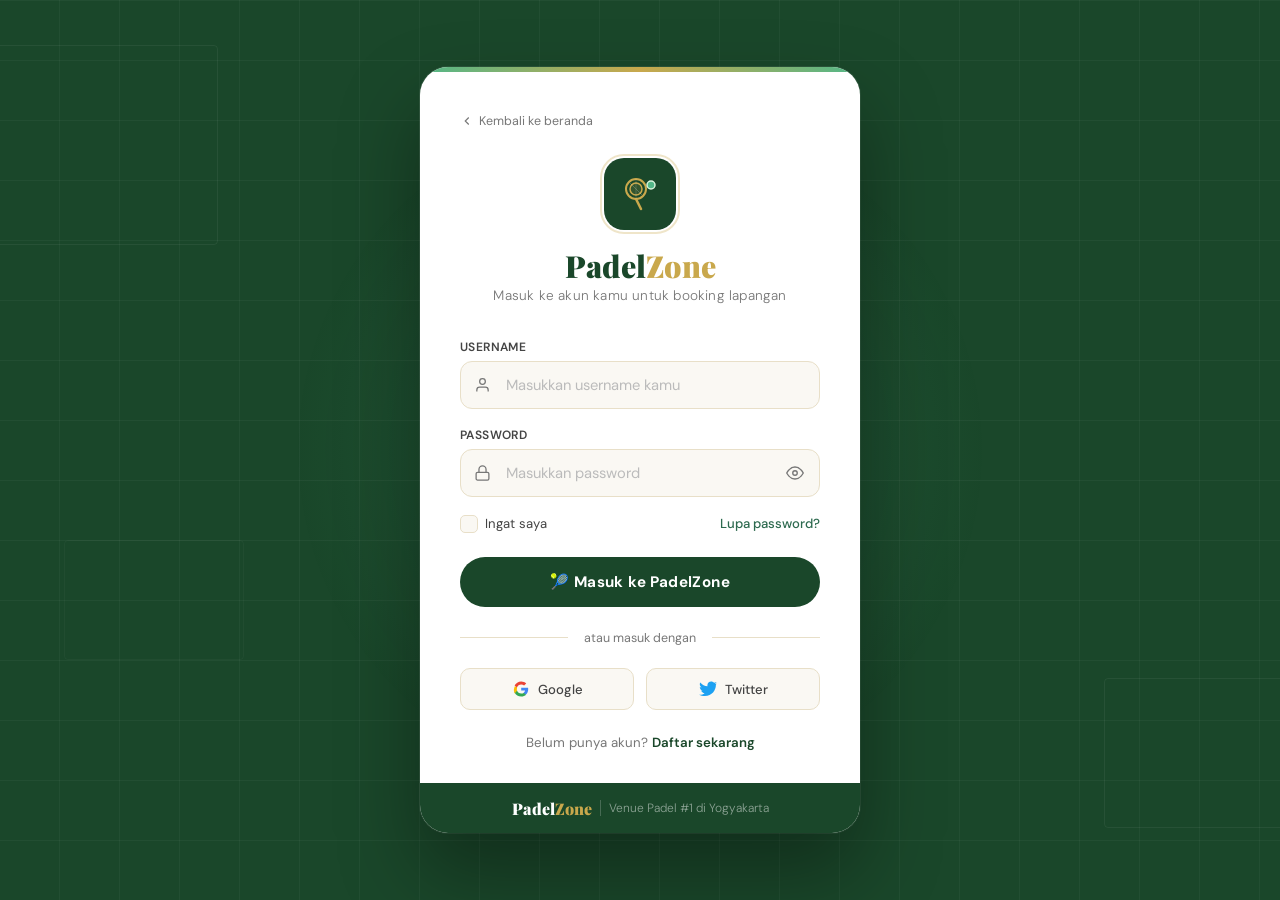
<file: login/index.html>
<!DOCTYPE html>
<html lang="id">
<head>
<meta charset="UTF-8">
<meta name="viewport" content="width=device-width, initial-scale=1.0">
<title>Login — PadelZone Yogyakarta</title>
<link href="https://fonts.googleapis.com/css2?family=Playfair+Display:wght@700;900&family=DM+Sans:wght@300;400;500;600&display=swap" rel="stylesheet">
<style>
  :root {
    --green:       #1a472a;
    --green-mid:   #2d6a4f;
    --green-light: #52b788;
    --green-pale:  #d8f3dc;
    --sand:        #f5f0e8;
    --sand-dark:   #e8dfc8;
    --cream:       #faf8f3;
    --text-dark:   #1a1a1a;
    --text-mid:    #444;
    --text-soft:   #777;
    --white:       #fff;
    --accent:      #c9a84c;
    --accent-light:#f0d98e;
  }

  * { margin: 0; padding: 0; box-sizing: border-box; }
  html, body { height: 100%; }

  body {
    font-family: 'DM Sans', sans-serif;
    background: var(--green);
    display: flex;
    align-items: center;
    justify-content: center;
    min-height: 100vh;
    overflow: hidden;
    position: relative;
  }

  /* ── BACKGROUND COURT PATTERN ── */
  .bg-court {
    position: fixed; inset: 0; z-index: 0;
    overflow: hidden;
  }

  /* Court line grid */
  .bg-court::before {
    content: '';
    position: absolute; inset: 0;
    background-image:
      repeating-linear-gradient(0deg, transparent, transparent 59px, rgba(255,255,255,0.04) 59px, rgba(255,255,255,0.04) 60px),
      repeating-linear-gradient(90deg, transparent, transparent 59px, rgba(255,255,255,0.04) 59px, rgba(255,255,255,0.04) 60px);
  }

  /* Radial glow */
  .bg-court::after {
    content: '';
    position: absolute;
    top: 50%; left: 50%;
    transform: translate(-50%, -50%);
    width: 700px; height: 700px;
    background: radial-gradient(circle, rgba(82,183,136,0.15) 0%, transparent 70%);
    border-radius: 50%;
  }

  /* Floating court shapes */
  .court-shape {
    position: absolute;
    border: 1.5px solid rgba(255,255,255,0.06);
    border-radius: 4px;
    animation: floatSlow linear infinite;
  }
  .cs1 { width: 320px; height: 200px; top: 5%; left: -8%; animation-duration: 30s; }
  .cs2 { width: 240px; height: 150px; bottom: 8%; right: -5%; animation-duration: 40s; animation-delay: -10s; }
  .cs3 { width: 180px; height: 120px; top: 60%; left: 5%; animation-duration: 35s; animation-delay: -5s; opacity: 0.5; }

  @keyframes floatSlow {
    0%   { transform: translateY(0) rotate(0deg); }
    50%  { transform: translateY(-20px) rotate(1deg); }
    100% { transform: translateY(0) rotate(0deg); }
  }

  /* ── MAIN CARD ── */
  .login-wrapper {
    position: relative; z-index: 10;
    width: 100%; max-width: 440px;
    margin: 1.5rem;
  }

  .login-card {
    background: var(--white);
    border-radius: 28px;
    overflow: hidden;
    box-shadow: 0 40px 80px rgba(0,0,0,0.35), 0 0 0 1px rgba(255,255,255,0.08);
  }

  /* Gold top bar */
  .card-top-bar {
    height: 5px;
    background: linear-gradient(90deg, var(--green-light), var(--accent), var(--green-light));
  }

  .card-body { padding: 2.5rem 2.5rem 2rem; }

  /* ── HEADER ── */
  .login-header { text-align: center; margin-bottom: 2.2rem; }

  .logo-mark {
    display: inline-flex; align-items: center; justify-content: center;
    width: 72px; height: 72px; border-radius: 20px;
    background: var(--green); margin-bottom: 1.2rem;
    position: relative;
  }

  /* Padel ball icon */
  .logo-mark svg { width: 38px; height: 38px; }

  .logo-ring {
    position: absolute; inset: -4px;
    border-radius: 24px;
    border: 2px solid rgba(201,168,76,0.3);
    animation: ringPulse 3s ease-in-out infinite;
  }

  @keyframes ringPulse {
    0%, 100% { transform: scale(1); opacity: 1; }
    50% { transform: scale(1.08); opacity: 0.5; }
  }

  .login-header h1 {
    font-family: 'Playfair Display', serif;
    font-size: 1.9rem; font-weight: 900;
    color: var(--green); line-height: 1.1;
    margin-bottom: 0.3rem;
  }
  .login-header h1 span { color: var(--accent); }

  .login-header p {
    font-size: 0.85rem; color: var(--text-soft);
    font-weight: 300; letter-spacing: 0.2px;
  }

  /* ── BACK LINK ── */
  .back-link {
    display: inline-flex; align-items: center; gap: 5px;
    font-size: 0.78rem; color: var(--text-soft);
    text-decoration: none; margin-bottom: 1.8rem;
    transition: color 0.2s;
  }
  .back-link:hover { color: var(--green); }
  .back-link svg { width: 14px; height: 14px; stroke: currentColor; fill: none; stroke-width: 2; }

  /* ── FORM FIELDS ── */
  .form-group {
    margin-bottom: 1.1rem; position: relative;
  }

  .form-label {
    display: block; font-size: 0.75rem; font-weight: 600;
    color: var(--text-mid); margin-bottom: 6px; letter-spacing: 0.4px;
    text-transform: uppercase;
  }

  .input-wrap { position: relative; }

  .input-icon {
    position: absolute; left: 14px; top: 50%; transform: translateY(-50%);
    color: var(--text-soft); display: flex; align-items: center;
    pointer-events: none;
  }
  .input-icon svg { width: 17px; height: 17px; stroke: currentColor; fill: none; stroke-width: 1.8; }

  .form-control {
    width: 100%; padding: 0.82rem 1rem 0.82rem 2.8rem;
    border: 1.5px solid var(--sand-dark); border-radius: 12px;
    font-family: 'DM Sans', sans-serif; font-size: 0.92rem; color: var(--text-dark);
    background: var(--cream); transition: border-color 0.2s, box-shadow 0.2s;
    outline: none;
  }
  .form-control:focus {
    border-color: var(--green-light);
    box-shadow: 0 0 0 3px rgba(82,183,136,0.12);
    background: var(--white);
  }
  .form-control::placeholder { color: #bbb; }

  /* Password toggle */
  .toggle-pw {
    position: absolute; right: 12px; top: 50%; transform: translateY(-50%);
    background: none; border: none; cursor: pointer;
    color: var(--text-soft); display: flex; align-items: center;
    transition: color 0.2s; padding: 4px;
  }
  .toggle-pw:hover { color: var(--green); }
  .toggle-pw svg { width: 18px; height: 18px; stroke: currentColor; fill: none; stroke-width: 1.8; }

  /* ── ERROR / SUCCESS ── */
  .field-error {
    font-size: 0.75rem; color: #d32f2f; margin-top: 5px;
    display: none; align-items: center; gap: 4px;
  }
  .field-error.show { display: flex; }
  .field-error::before { content: '!'; font-weight: 700; }

  .form-control.error-border { border-color: #ef5350 !important; }

  .login-error {
    background: #fff5f5; border: 1px solid #ffcdd2; border-radius: 10px;
    padding: 0.75rem 1rem; color: #c62828; font-size: 0.82rem;
    display: none; align-items: center; gap: 8px; margin-bottom: 1rem;
  }
  .login-error.show { display: flex; }
  .login-error svg { width: 16px; height: 16px; flex-shrink: 0; stroke: currentColor; fill: none; stroke-width: 2; }

  /* ── OPTIONS ROW ── */
  .options-row {
    display: flex; align-items: center; justify-content: space-between;
    margin-bottom: 1.5rem;
  }

  .remember-label {
    display: flex; align-items: center; gap: 7px;
    cursor: pointer; user-select: none;
  }
  .remember-label input[type=checkbox] { display: none; }

  .custom-check {
    width: 18px; height: 18px; border-radius: 5px;
    border: 1.5px solid var(--sand-dark); background: var(--cream);
    display: flex; align-items: center; justify-content: center;
    transition: border-color 0.2s, background 0.2s; flex-shrink: 0;
  }
  .remember-label input:checked + .custom-check {
    background: var(--green); border-color: var(--green);
  }
  .custom-check svg { width: 10px; height: 8px; stroke: white; fill: none; stroke-width: 2.5; opacity: 0; transition: opacity 0.15s; }
  .remember-label input:checked + .custom-check svg { opacity: 1; }

  .remember-text { font-size: 0.82rem; color: var(--text-mid); }

  .forgot-link {
    font-size: 0.82rem; color: var(--green-mid); text-decoration: none;
    font-weight: 500; transition: color 0.2s;
  }
  .forgot-link:hover { color: var(--accent); }

  /* ── SUBMIT BUTTON ── */
  .btn-submit {
    width: 100%; padding: 0.95rem;
    background: var(--green); color: var(--white);
    border: none; border-radius: 50px; cursor: pointer;
    font-family: 'DM Sans', sans-serif; font-size: 0.95rem; font-weight: 700;
    letter-spacing: 0.4px; position: relative; overflow: hidden;
    transition: background 0.25s, transform 0.15s;
    display: flex; align-items: center; justify-content: center; gap: 8px;
  }
  .btn-submit:hover { background: var(--green-mid); transform: translateY(-1px); }
  .btn-submit:active { transform: translateY(0); }
  .btn-submit:disabled { opacity: 0.7; cursor: not-allowed; transform: none; }

  .btn-submit .spinner {
    display: none; width: 18px; height: 18px;
    border: 2px solid rgba(255,255,255,0.35);
    border-top-color: white; border-radius: 50%;
    animation: spin 0.7s linear infinite;
  }
  @keyframes spin { to { transform: rotate(360deg); } }

  /* ── DIVIDER ── */
  .divider {
    display: flex; align-items: center; gap: 1rem;
    margin: 1.4rem 0; color: var(--text-soft); font-size: 0.78rem;
  }
  .divider::before, .divider::after {
    content: ''; flex: 1; height: 1px; background: var(--sand-dark);
  }

  /* ── SOCIAL BUTTONS ── */
  .social-row { display: flex; gap: 0.75rem; margin-bottom: 1.5rem; }

  .btn-social {
    flex: 1; display: flex; align-items: center; justify-content: center; gap: 8px;
    padding: 0.7rem; border: 1.5px solid var(--sand-dark); border-radius: 10px;
    background: var(--cream); cursor: pointer; font-family: 'DM Sans', sans-serif;
    font-size: 0.82rem; font-weight: 500; color: var(--text-mid);
    transition: border-color 0.2s, background 0.2s;
  }
  .btn-social:hover { border-color: var(--green-light); background: var(--white); }
  .btn-social svg { width: 18px; height: 18px; }

  /* ── REGISTER LINK ── */
  .register-row {
    text-align: center; font-size: 0.83rem; color: var(--text-soft);
  }
  .register-row a {
    color: var(--green); font-weight: 600; text-decoration: none; transition: color 0.2s;
  }
  .register-row a:hover { color: var(--accent); }

  /* ── SUCCESS STATE ── */
  .success-overlay {
    display: none; position: absolute; inset: 0;
    background: var(--white); border-radius: 28px;
    align-items: center; justify-content: center;
    flex-direction: column; text-align: center; padding: 2rem;
    animation: fadeIn 0.4s ease;
    z-index: 20;
  }
  .success-overlay.show { display: flex; }

  @keyframes fadeIn { from { opacity: 0; } to { opacity: 1; } }

  .success-icon {
    width: 80px; height: 80px; border-radius: 50%;
    background: var(--green-pale); display: flex; align-items: center; justify-content: center;
    margin-bottom: 1.2rem; position: relative;
  }
  .success-icon::after {
    content: ''; position: absolute; inset: -6px;
    border-radius: 50%; border: 2px solid var(--green-light);
    animation: ringPulse 1.5s ease-in-out infinite;
  }
  .success-icon svg { width: 36px; height: 36px; stroke: var(--green); fill: none; stroke-width: 2.5; }

  .success-overlay h3 {
    font-family: 'Playfair Display', serif; font-size: 1.6rem; font-weight: 900;
    color: var(--green); margin-bottom: 0.4rem;
  }
  .success-overlay p { font-size: 0.88rem; color: var(--text-soft); font-weight: 300; }

  /* ── FOOTER TAGLINE ── */
  .card-footer {
    background: var(--green); padding: 0.9rem 2.5rem;
    display: flex; align-items: center; justify-content: center; gap: 8px;
  }
  .card-footer-logo {
    font-family: 'Playfair Display', serif; font-weight: 900;
    font-size: 1rem; color: var(--white);
  }
  .card-footer-logo span { color: var(--accent); }
  .card-footer-sep { width: 1px; height: 16px; background: rgba(255,255,255,0.2); }
  .card-footer-tag { font-size: 0.75rem; color: rgba(255,255,255,0.5); font-weight: 300; }
</style>
</head>
<body>

<!-- Background -->
<div class="bg-court">
  <div class="court-shape cs1"></div>
  <div class="court-shape cs2"></div>
  <div class="court-shape cs3"></div>
</div>

<!-- Card -->
<div class="login-wrapper">
  <div class="login-card" style="position:relative;">

    <!-- Success overlay -->
    <div class="success-overlay" id="successOverlay">
      <div class="success-icon">
        <svg viewBox="0 0 24 24"><polyline points="20 6 9 17 4 12"/></svg>
      </div>
      <h3>Selamat Datang! 🎾</h3>
      <p>Login berhasil. Mengarahkan ke halaman utama…</p>
    </div>

    <div class="card-top-bar"></div>

    <div class="card-body">
      <!-- Back -->
      <a href="index.html" class="back-link">
        <svg viewBox="0 0 24 24"><polyline points="15 18 9 12 15 6"/></svg>
        Kembali ke beranda
      </a>

      <!-- Header -->
      <div class="login-header">
        <div class="logo-mark">
          <div class="logo-ring"></div>
          <!-- Padel racket + ball icon -->
          <svg viewBox="0 0 38 38" fill="none" xmlns="http://www.w3.org/2000/svg">
            <circle cx="15" cy="14" r="10" fill="none" stroke="#c9a84c" stroke-width="2"/>
            <circle cx="15" cy="14" r="6" fill="rgba(201,168,76,0.15)" stroke="#c9a84c" stroke-width="1.5"/>
            <line x1="15" y1="24" x2="20" y2="34" stroke="#c9a84c" stroke-width="2.5" stroke-linecap="round"/>
            <circle cx="30" cy="10" r="4" fill="#52b788" stroke="#d8f3dc" stroke-width="1.5"/>
            <line x1="9" y1="8" x2="21" y2="20" stroke="rgba(255,255,255,0.2)" stroke-width="1" stroke-linecap="round"/>
            <line x1="15" y1="4" x2="15" y2="24" stroke="rgba(255,255,255,0.15)" stroke-width="1"/>
          </svg>
        </div>
        <h1>Padel<span>Zone</span></h1>
        <p>Masuk ke akun kamu untuk booking lapangan</p>
      </div>

      <!-- Error alert -->
      <div class="login-error" id="loginError">
        <svg viewBox="0 0 24 24"><circle cx="12" cy="12" r="10"/><line x1="12" y1="8" x2="12" y2="12"/><line x1="12" y1="16" x2="12.01" y2="16"/></svg>
        <span id="loginErrorMsg">Username atau password salah.</span>
      </div>

      <!-- Form -->
      <form id="loginForm" novalidate>
        <!-- Username -->
        <div class="form-group">
          <label class="form-label" for="username">Username</label>
          <div class="input-wrap">
            <span class="input-icon">
              <svg viewBox="0 0 24 24"><path d="M20 21v-2a4 4 0 0 0-4-4H8a4 4 0 0 0-4 4v2"/><circle cx="12" cy="7" r="4"/></svg>
            </span>
            <input type="text" class="form-control" id="username" name="username" placeholder="Masukkan username kamu" autocomplete="username">
          </div>
          <div class="field-error" id="usernameError">Username tidak boleh kosong.</div>
        </div>

        <!-- Password -->
        <div class="form-group">
          <label class="form-label" for="password">Password</label>
          <div class="input-wrap">
            <span class="input-icon">
              <svg viewBox="0 0 24 24"><rect x="3" y="11" width="18" height="11" rx="2" ry="2"/><path d="M7 11V7a5 5 0 0 1 10 0v4"/></svg>
            </span>
            <input type="password" class="form-control" id="password" name="password" placeholder="Masukkan password" autocomplete="current-password">
            <button type="button" class="toggle-pw" id="togglePw" aria-label="Toggle password">
              <svg id="eyeShow" viewBox="0 0 24 24"><path d="M1 12s4-8 11-8 11 8 11 8-4 8-11 8-11-8-11-8z"/><circle cx="12" cy="12" r="3"/></svg>
              <svg id="eyeHide" viewBox="0 0 24 24" style="display:none;"><path d="M17.94 17.94A10.07 10.07 0 0 1 12 20c-7 0-11-8-11-8a18.45 18.45 0 0 1 5.06-5.94M9.9 4.24A9.12 9.12 0 0 1 12 4c7 0 11 8 11 8a18.5 18.5 0 0 1-2.16 3.19m-6.72-1.07a3 3 0 1 1-4.24-4.24"/><line x1="1" y1="1" x2="23" y2="23"/></svg>
            </button>
          </div>
          <div class="field-error" id="passwordError">Password tidak boleh kosong.</div>
        </div>

        <!-- Options -->
        <div class="options-row">
          <label class="remember-label">
            <input type="checkbox" id="remember" name="remember">
            <span class="custom-check">
              <svg viewBox="0 0 10 8"><polyline points="1 4 3.5 6.5 9 1"/></svg>
            </span>
            <span class="remember-text">Ingat saya</span>
          </label>
          <a href="#" class="forgot-link">Lupa password?</a>
        </div>

        <!-- Submit -->
        <button type="submit" class="btn-submit" id="submitBtn">
          <div class="spinner" id="spinner"></div>
          <span id="btnText">🎾 Masuk ke PadelZone</span>
        </button>
      </form>

      <!-- Divider -->
      <div class="divider">atau masuk dengan</div>

      <!-- Social -->
      <div class="social-row">
        <button type="button" class="btn-social">
          <svg viewBox="0 0 18 18"><path fill="#4285F4" d="M16.2 9.2c0-.5-.04-1-.12-1.5H9.2v2.8h3.9a3.4 3.4 0 01-1.5 2.2v1.8h2.4c1.4-1.3 2.2-3.2 2.2-5.3z"/><path fill="#34A853" d="M9.2 16.5c2 0 3.7-.7 4.9-1.8l-2.4-1.8c-.7.5-1.5.7-2.5.7-1.9 0-3.6-1.3-4.2-3H2.6v1.8c1.2 2.4 3.7 4.1 6.6 4.1z"/><path fill="#FBBC05" d="M5 10.8a5.2 5.2 0 010-2.6V6.4H2.6a8.6 8.6 0 000 7.2L5 10.8z"/><path fill="#EA4335" d="M9.2 4.4c1.1 0 2.1.4 2.9 1.1l2.1-2.1C12.8 2.2 11.1 1.5 9.2 1.5c-2.9 0-5.4 1.7-6.6 4.1L5 7.4c.6-1.8 2.3-3 4.2-3z"/></svg>
          Google
        </button>
        <button type="button" class="btn-social">
          <svg viewBox="0 0 18 18" fill="#1DA1F2"><path d="M18 3.4c-.7.3-1.4.5-2.2.6.8-.5 1.4-1.2 1.7-2.1-.7.4-1.5.7-2.4.9C14.4 2.1 13.4 1.5 12.2 1.5c-2.1 0-3.8 1.7-3.8 3.8 0 .3 0 .6.1.9C5.8 6 3.1 4.6 1.3 2.4c-.3.5-.5 1.2-.5 1.9 0 1.3.7 2.5 1.7 3.1-.6 0-1.2-.2-1.7-.5 0 1.8 1.3 3.4 3 3.7-.3.1-.7.1-1 .1-.2 0-.5 0-.7-.1.5 1.5 1.9 2.6 3.5 2.6-1.3 1-2.9 1.6-4.7 1.6-.3 0-.6 0-.9-.1C1.7 15.4 3.7 16 5.9 16c7.1 0 11-5.9 11-11v-.5c.8-.5 1.4-1.2 1.9-2z"/></svg>
          Twitter
        </button>
      </div>

      <!-- Register -->
      <div class="register-row">
        Belum punya akun? <a href="#">Daftar sekarang</a>
      </div>
    </div>

    <!-- Footer -->
    <div class="card-footer">
      <span class="card-footer-logo">Padel<span>Zone</span></span>
      <span class="card-footer-sep"></span>
      <span class="card-footer-tag">Venue Padel #1 di Yogyakarta</span>
    </div>
  </div>
</div>

<script>
  // Toggle password visibility
  const togglePw = document.getElementById('togglePw');
  const pwInput  = document.getElementById('password');
  const eyeShow  = document.getElementById('eyeShow');
  const eyeHide  = document.getElementById('eyeHide');

  togglePw.addEventListener('click', () => {
    const show = pwInput.type === 'password';
    pwInput.type = show ? 'text' : 'password';
    eyeShow.style.display = show ? 'none' : 'block';
    eyeHide.style.display = show ? 'block' : 'none';
  });

  // Clear errors on input
  document.getElementById('username').addEventListener('input', () => {
    document.getElementById('usernameError').classList.remove('show');
    document.getElementById('username').classList.remove('error-border');
  });
  document.getElementById('password').addEventListener('input', () => {
    document.getElementById('passwordError').classList.remove('show');
    document.getElementById('password').classList.remove('error-border');
    document.getElementById('loginError').classList.remove('show');
  });

  // Form submit
  document.getElementById('loginForm').addEventListener('submit', function(e) {
    e.preventDefault();

    const user = document.getElementById('username').value.trim();
    const pass = document.getElementById('password').value;
    let valid = true;

    if (!user) {
      document.getElementById('usernameError').classList.add('show');
      document.getElementById('username').classList.add('error-border');
      valid = false;
    }
    if (!pass) {
      document.getElementById('passwordError').classList.add('show');
      document.getElementById('password').classList.add('error-border');
      valid = false;
    }
    if (!valid) return;

    // Loading state
    const btn = document.getElementById('submitBtn');
    const spinner = document.getElementById('spinner');
    const btnText = document.getElementById('btnText');
    btn.disabled = true;
    spinner.style.display = 'block';
    btnText.textContent = 'Memverifikasi…';

    // Simulate / redirect
    setTimeout(() => {
      document.getElementById('successOverlay').classList.add('show');
      setTimeout(() => {
        window.location.href = "https://mahakasubrata-dot.github.io/mahawebberr/index.html";
      }, 1800);
    }, 1200);
  });
</script>
</body>
</html>
</file>
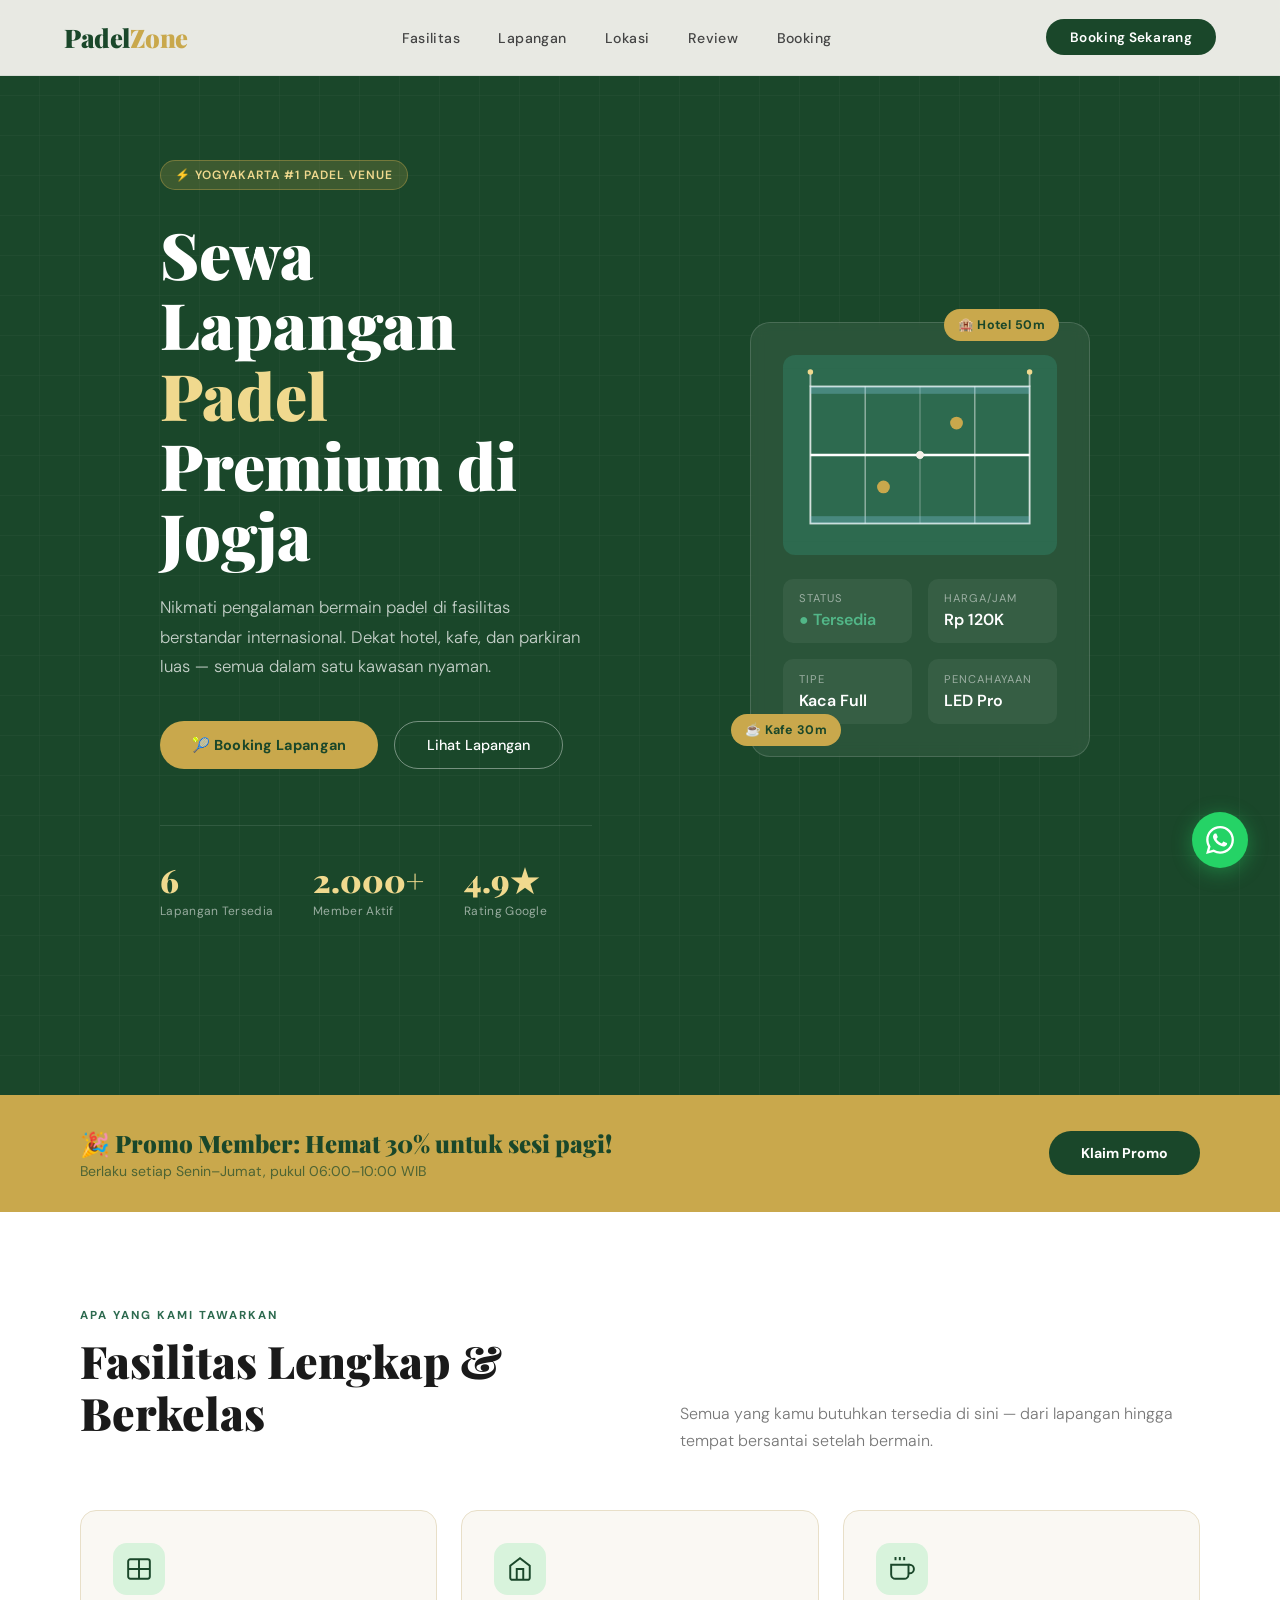
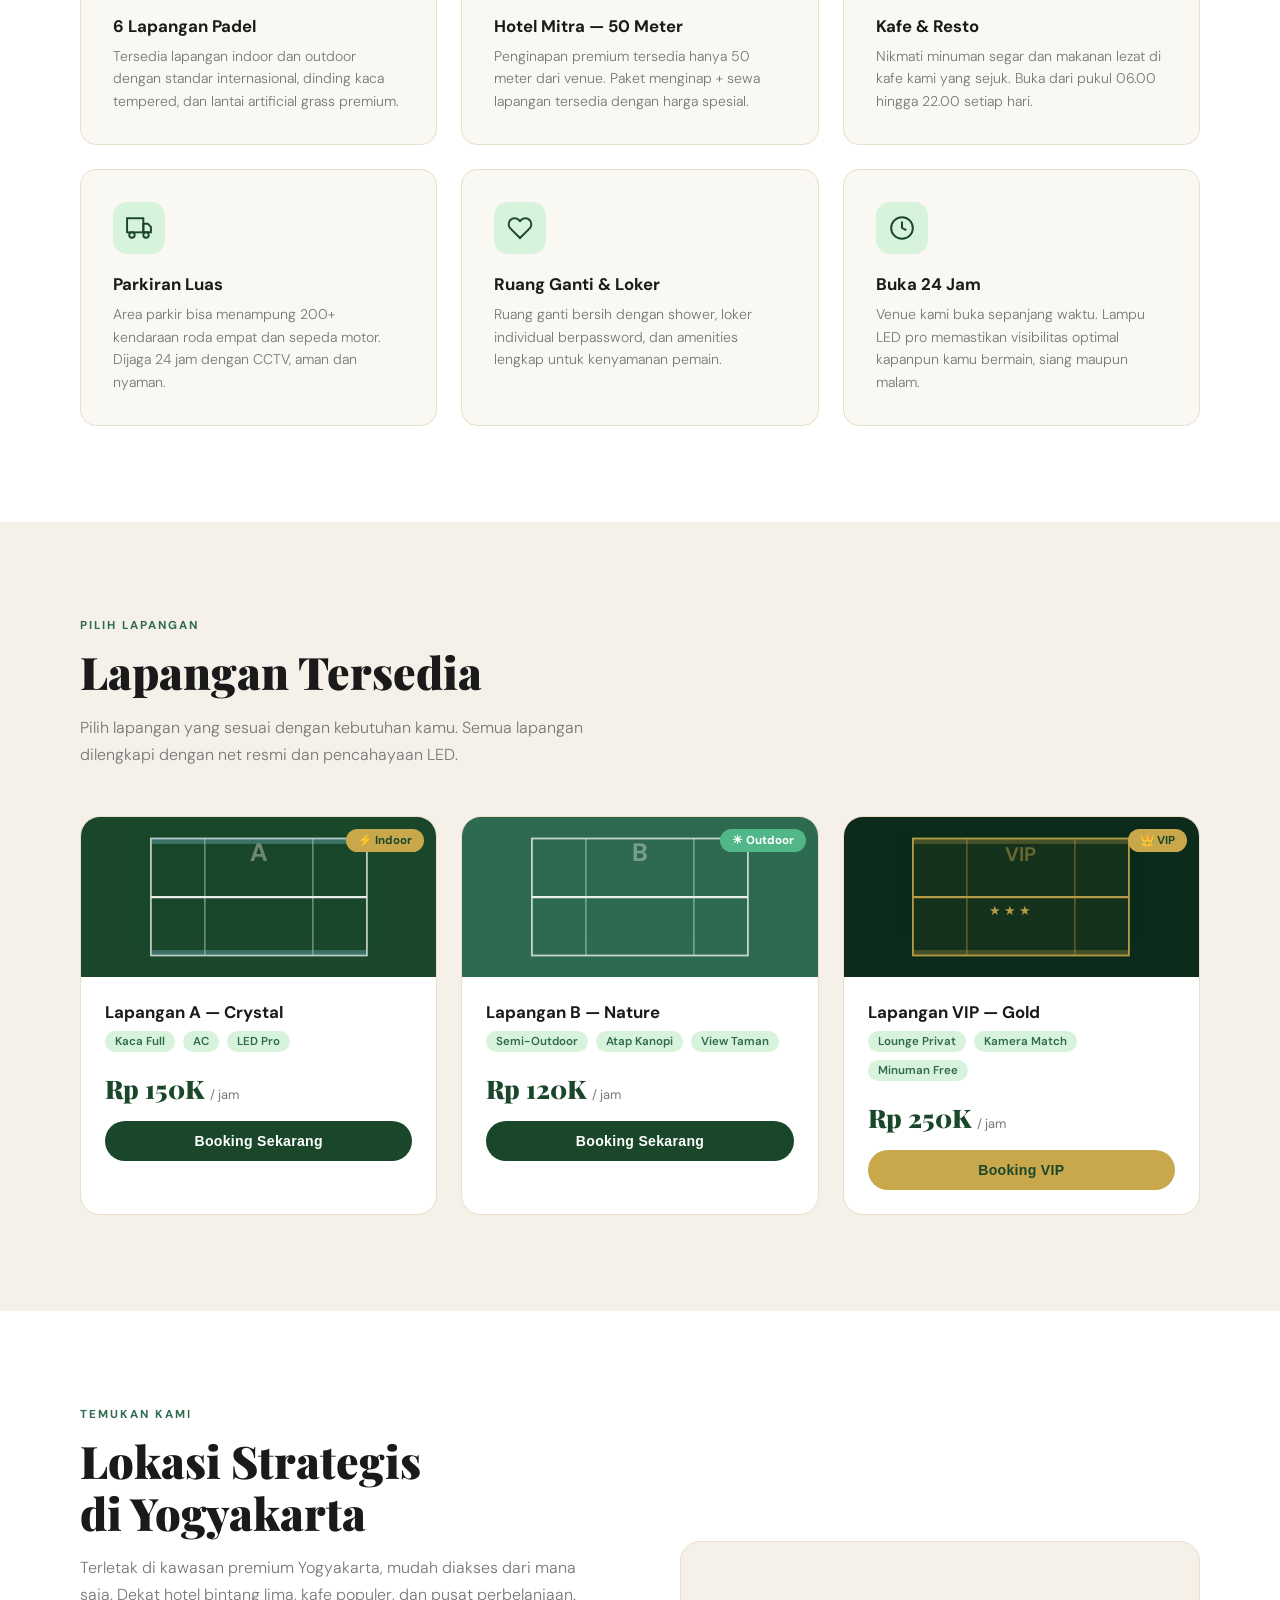
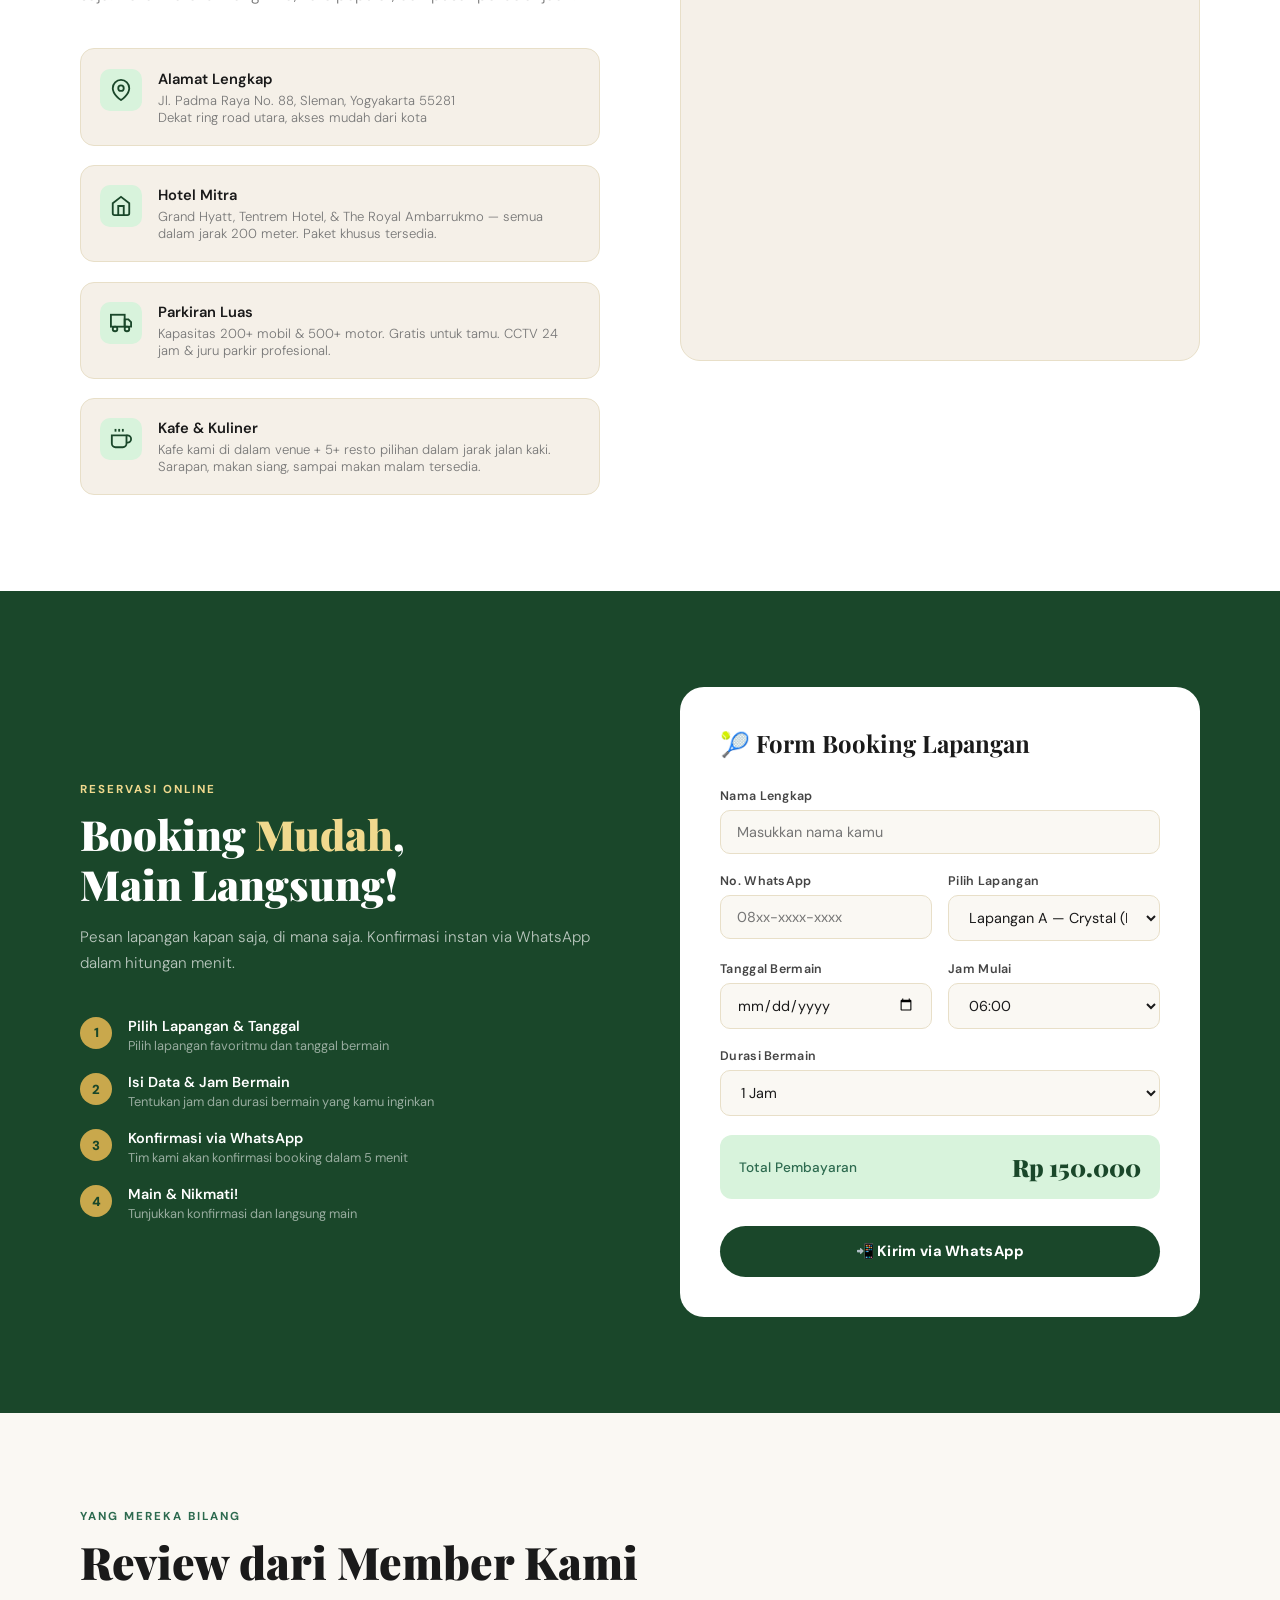
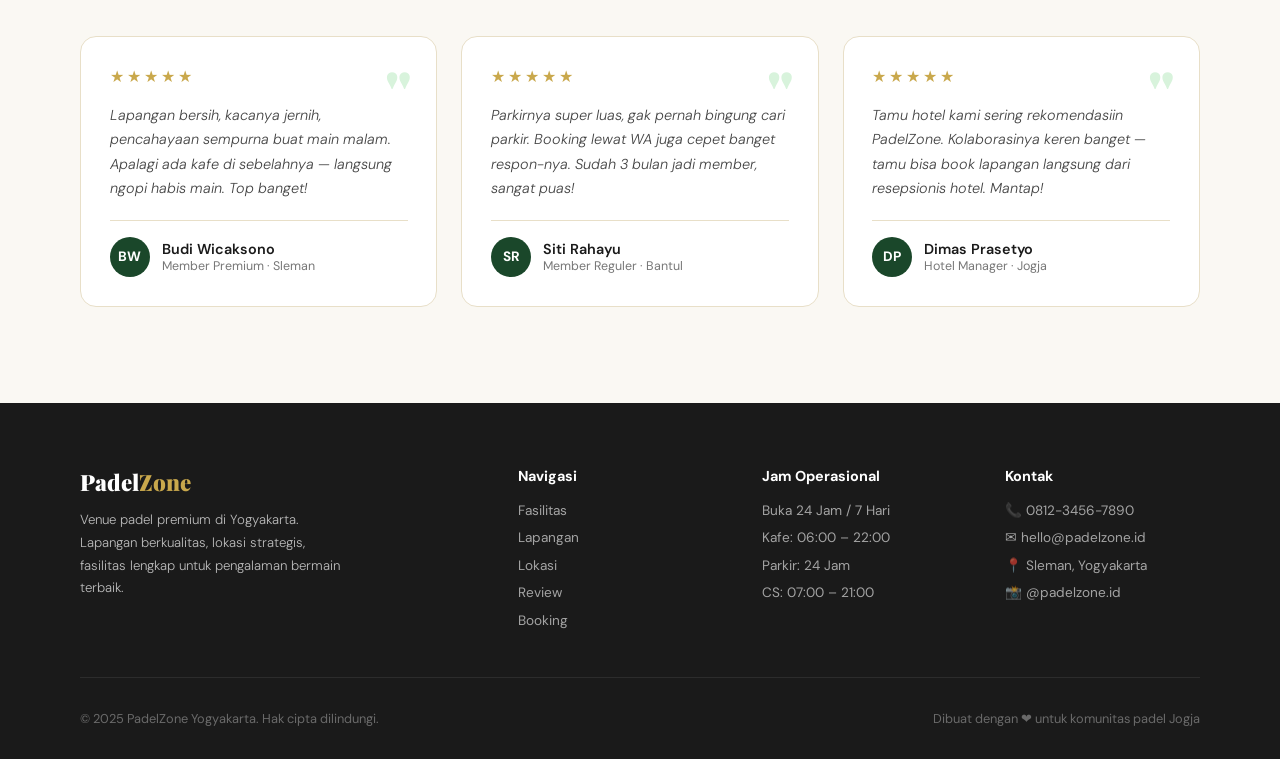
<file: indexnew.html>
<!DOCTYPE html>
<html lang="id">
<head>
<meta charset="UTF-8">
<meta name="viewport" content="width=device-width, initial-scale=1.0">
<title>PadelZone — Sewa Lapangan Padel Premium</title>
<link href="https://fonts.googleapis.com/css2?family=Playfair+Display:wght@700;900&family=DM+Sans:wght@300;400;500;600&display=swap" rel="stylesheet">
<style>
  :root {
    --green: #1a472a;
    --green-mid: #2d6a4f;
    --green-light: #52b788;
    --green-pale: #d8f3dc;
    --sand: #f5f0e8;
    --sand-dark: #e8dfc8;
    --cream: #faf8f3;
    --text-dark: #1a1a1a;
    --text-mid: #444;
    --text-soft: #777;
    --white: #fff;
    --accent: #c9a84c;
    --accent-light: #f0d98e;
  }

  * { margin: 0; padding: 0; box-sizing: border-box; }

  html { scroll-behavior: smooth; }

  body {
    font-family: 'DM Sans', sans-serif;
    background: var(--cream);
    color: var(--text-dark);
    overflow-x: hidden;
  }

  /* ── NAV ── */
  nav {
    position: fixed; top: 0; left: 0; right: 0; z-index: 100;
    display: flex; align-items: center; justify-content: space-between;
    padding: 1.2rem 4rem;
    background: rgba(250,248,243,0.92);
    backdrop-filter: blur(12px);
    border-bottom: 1px solid rgba(26,71,42,0.08);
  }

  .nav-logo {
    font-family: 'Playfair Display', serif;
    font-size: 1.6rem; font-weight: 900;
    color: var(--green);
    letter-spacing: -0.5px;
  }
  .nav-logo span { color: var(--accent); }

  .nav-links { display: flex; gap: 2.4rem; list-style: none; }
  .nav-links a {
    text-decoration: none; color: var(--text-mid);
    font-size: 0.88rem; font-weight: 500; letter-spacing: 0.4px;
    transition: color 0.2s;
  }
  .nav-links a:hover { color: var(--green); }

  .nav-cta {
    background: var(--green); color: var(--white);
    padding: 0.6rem 1.5rem; border-radius: 50px;
    text-decoration: none; font-size: 0.85rem; font-weight: 600;
    letter-spacing: 0.3px; transition: background 0.2s, transform 0.15s;
  }
  .nav-cta:hover { background: var(--green-mid); transform: translateY(-1px); }

  /* ── HERO ── */
  #hero {
    min-height: 100vh;
    background: var(--green);
    display: grid; grid-template-columns: 1fr 1fr;
    align-items: center; position: relative; overflow: hidden;
    padding-top: 80px;
  }

  .hero-bg-pattern {
    position: absolute; inset: 0; opacity: 0.06;
    background-image:
      repeating-linear-gradient(0deg, transparent, transparent 39px, rgba(255,255,255,0.5) 39px, rgba(255,255,255,0.5) 40px),
      repeating-linear-gradient(90deg, transparent, transparent 39px, rgba(255,255,255,0.5) 39px, rgba(255,255,255,0.5) 40px);
  }

  .hero-left {
    padding: 5rem 3rem 5rem 5rem; position: relative; z-index: 2;
  }

  .hero-badge {
    display: inline-flex; align-items: center; gap: 6px;
    background: rgba(201,168,76,0.2); border: 1px solid rgba(201,168,76,0.4);
    color: var(--accent-light); padding: 6px 14px; border-radius: 50px;
    font-size: 0.75rem; font-weight: 600; letter-spacing: 1px;
    text-transform: uppercase; margin-bottom: 1.8rem;
  }

  .hero-left h1 {
    font-family: 'Playfair Display', serif;
    font-size: clamp(2.8rem, 5vw, 4.2rem);
    font-weight: 900; line-height: 1.1;
    color: var(--white); margin-bottom: 1.4rem;
  }
  .hero-left h1 em { color: var(--accent-light); font-style: normal; }

  .hero-left p {
    color: rgba(255,255,255,0.75); font-size: 1.05rem;
    line-height: 1.75; max-width: 420px; margin-bottom: 2.5rem;
    font-weight: 300;
  }

  .hero-btns { display: flex; gap: 1rem; flex-wrap: wrap; }

  .btn-primary {
    background: var(--accent); color: var(--green);
    padding: 0.85rem 2rem; border-radius: 50px;
    text-decoration: none; font-weight: 700; font-size: 0.9rem;
    letter-spacing: 0.3px; transition: all 0.2s;
    display: inline-flex; align-items: center; gap: 8px;
  }
  .btn-primary:hover { background: var(--accent-light); transform: translateY(-2px); }

  .btn-outline {
    border: 1.5px solid rgba(255,255,255,0.4); color: var(--white);
    padding: 0.85rem 2rem; border-radius: 50px;
    text-decoration: none; font-weight: 500; font-size: 0.9rem;
    transition: all 0.2s; display: inline-flex; align-items: center; gap: 8px;
  }
  .btn-outline:hover { border-color: rgba(255,255,255,0.8); background: rgba(255,255,255,0.08); }

  .hero-stats {
    display: flex; gap: 2.5rem; margin-top: 3.5rem;
    padding-top: 2rem; border-top: 1px solid rgba(255,255,255,0.1);
  }
  .hero-stat-num {
    font-family: 'Playfair Display', serif; font-size: 2rem;
    font-weight: 900; color: var(--accent-light);
  }
  .hero-stat-label {
    font-size: 0.75rem; color: rgba(255,255,255,0.55);
    font-weight: 400; letter-spacing: 0.3px; margin-top: 2px;
  }

  .hero-right {
    position: relative; height: 100vh; display: flex;
    align-items: center; justify-content: center; z-index: 2;
  }

  .hero-court-card {
    background: rgba(255,255,255,0.07);
    border: 1px solid rgba(255,255,255,0.15);
    border-radius: 20px; padding: 2rem;
    width: 340px; backdrop-filter: blur(8px);
    position: relative;
  }

  .court-visual {
    width: 100%; height: 200px;
    background: var(--green-mid);
    border-radius: 12px; position: relative; overflow: hidden;
    margin-bottom: 1.5rem;
  }

  /* SVG padel court lines */
  .court-visual svg { width: 100%; height: 100%; }

  .court-info-grid {
    display: grid; grid-template-columns: 1fr 1fr;
    gap: 1rem;
  }
  .court-info-item {
    background: rgba(255,255,255,0.06);
    border-radius: 10px; padding: 0.8rem 1rem;
  }
  .court-info-label {
    font-size: 0.7rem; color: rgba(255,255,255,0.5);
    text-transform: uppercase; letter-spacing: 1px; margin-bottom: 4px;
  }
  .court-info-val {
    font-size: 1rem; font-weight: 600; color: var(--white);
  }
  .court-info-val.available { color: var(--green-light); }

  .floating-tag {
    position: absolute; background: var(--accent);
    color: var(--green); padding: 8px 14px; border-radius: 50px;
    font-size: 0.78rem; font-weight: 700; letter-spacing: 0.3px;
    white-space: nowrap;
  }
  .tag-1 { top: -14px; right: 30px; }
  .tag-2 { bottom: 10px; left: -20px; }

  /* ── SECTION BASE ── */
  section { padding: 6rem 5rem; }

  .section-eyebrow {
    font-size: 0.72rem; font-weight: 700; letter-spacing: 2px;
    text-transform: uppercase; color: var(--green-mid);
    margin-bottom: 0.8rem;
  }

  .section-title {
    font-family: 'Playfair Display', serif;
    font-size: clamp(2rem, 3.5vw, 2.8rem); font-weight: 900;
    line-height: 1.15; color: var(--text-dark); margin-bottom: 1rem;
  }

  .section-sub {
    color: var(--text-soft); font-size: 1rem; line-height: 1.7;
    max-width: 520px; font-weight: 300;
  }

  /* ── FASILITAS ── */
  #fasilitas {
    background: var(--white); padding: 6rem 5rem;
  }

  .facilities-header {
    display: flex; justify-content: space-between;
    align-items: flex-end; margin-bottom: 3.5rem;
    flex-wrap: wrap; gap: 1.5rem;
  }

  .facilities-grid {
    display: grid; grid-template-columns: repeat(3, 1fr);
    gap: 1.5rem;
  }

  .facility-card {
    background: var(--cream); border-radius: 16px;
    padding: 2rem; border: 1px solid var(--sand-dark);
    transition: transform 0.25s, box-shadow 0.25s;
    position: relative; overflow: hidden;
  }
  .facility-card::before {
    content: ''; position: absolute; top: 0; left: 0; right: 0; height: 3px;
    background: var(--green-light); transform: scaleX(0);
    transform-origin: left; transition: transform 0.3s;
  }
  .facility-card:hover::before { transform: scaleX(1); }
  .facility-card:hover { transform: translateY(-4px); box-shadow: 0 12px 40px rgba(26,71,42,0.1); }

  .facility-icon {
    width: 52px; height: 52px; border-radius: 14px;
    background: var(--green-pale); display: flex;
    align-items: center; justify-content: center; margin-bottom: 1.2rem;
  }
  .facility-icon svg { width: 26px; height: 26px; stroke: var(--green); fill: none; stroke-width: 1.8; }

  .facility-name {
    font-weight: 700; font-size: 1.05rem; margin-bottom: 0.5rem;
    color: var(--text-dark);
  }
  .facility-desc {
    font-size: 0.88rem; color: var(--text-soft); line-height: 1.6; font-weight: 300;
  }

  /* ── LAPANGAN ── */
  #lapangan { background: var(--sand); }

  .courts-grid {
    display: grid; grid-template-columns: repeat(3, 1fr);
    gap: 1.5rem; margin-top: 3rem;
  }

  .court-card {
    background: var(--white); border-radius: 20px; overflow: hidden;
    border: 1px solid var(--sand-dark);
    transition: transform 0.25s, box-shadow 0.25s;
  }
  .court-card:hover { transform: translateY(-5px); box-shadow: 0 16px 48px rgba(0,0,0,0.1); }

  .court-card-img {
    height: 160px; background: var(--green);
    position: relative; overflow: hidden;
    display: flex; align-items: center; justify-content: center;
  }
  .court-card-img svg { width: 90%; height: 90%; opacity: 0.9; }

  .court-card-badge {
    position: absolute; top: 12px; right: 12px;
    background: var(--accent); color: var(--green);
    padding: 4px 12px; border-radius: 50px;
    font-size: 0.72rem; font-weight: 700;
  }

  .court-card-body { padding: 1.5rem; }
  .court-card-name { font-weight: 700; font-size: 1.05rem; margin-bottom: 0.5rem; }

  .court-features {
    display: flex; gap: 8px; flex-wrap: wrap; margin-bottom: 1.2rem;
  }
  .feature-pill {
    background: var(--green-pale); color: var(--green-mid);
    padding: 3px 10px; border-radius: 50px; font-size: 0.72rem; font-weight: 600;
  }

  .court-price {
    display: flex; align-items: baseline; gap: 6px;
    margin-bottom: 1rem;
  }
  .price-num {
    font-family: 'Playfair Display', serif; font-size: 1.6rem; font-weight: 900; color: var(--green);
  }
  .price-unit { font-size: 0.8rem; color: var(--text-soft); }

  .btn-book {
    width: 100%; background: var(--green); color: var(--white);
    border: none; padding: 0.75rem; border-radius: 50px;
    font-size: 0.88rem; font-weight: 600; cursor: pointer;
    transition: background 0.2s; letter-spacing: 0.3px;
  }
  .btn-book:hover { background: var(--green-mid); }

  /* ── LOKASI ── */
  #lokasi {
    background: var(--white);
    display: grid; grid-template-columns: 1fr 1fr; gap: 5rem;
    align-items: center;
  }

  .lokasi-map {
    background: var(--sand); border-radius: 20px;
    height: 420px; position: relative; overflow: hidden;
    border: 1px solid var(--sand-dark);
  }
  .lokasi-map iframe {
    width: 100%; height: 100%; border: none; border-radius: 20px;
  }

  .lokasi-features { margin-top: 2.5rem; display: flex; flex-direction: column; gap: 1.2rem; }

  .lokasi-feature {
    display: flex; gap: 1rem; align-items: flex-start;
    padding: 1.2rem; background: var(--sand); border-radius: 14px;
    border: 1px solid var(--sand-dark);
  }
  .lokasi-feature-icon {
    width: 42px; height: 42px; min-width: 42px;
    background: var(--green-pale); border-radius: 10px;
    display: flex; align-items: center; justify-content: center;
  }
  .lokasi-feature-icon svg { width: 22px; height: 22px; stroke: var(--green); fill: none; stroke-width: 2; }
  .lokasi-feature-title { font-weight: 600; font-size: 0.92rem; margin-bottom: 3px; }
  .lokasi-feature-desc { font-size: 0.82rem; color: var(--text-soft); font-weight: 300; }

  /* ── BOOKING ── */
  #booking {
    background: var(--green);
    display: grid; grid-template-columns: 1fr 1fr; gap: 5rem;
    align-items: center; padding: 6rem 5rem;
  }

  .booking-left h2 {
    font-family: 'Playfair Display', serif; font-size: 2.6rem; font-weight: 900;
    color: var(--white); margin-bottom: 1rem; line-height: 1.2;
  }
  .booking-left h2 em { color: var(--accent-light); font-style: normal; }
  .booking-left p { color: rgba(255,255,255,0.7); font-size: 0.95rem; line-height: 1.7; font-weight: 300; }

  .booking-steps { margin-top: 2.5rem; display: flex; flex-direction: column; gap: 1.2rem; }
  .booking-step {
    display: flex; gap: 1rem; align-items: flex-start;
  }
  .step-num {
    width: 32px; height: 32px; min-width: 32px;
    background: var(--accent); border-radius: 50%;
    display: flex; align-items: center; justify-content: center;
    font-weight: 900; font-size: 0.82rem; color: var(--green);
  }
  .step-info-title { font-weight: 600; color: var(--white); font-size: 0.9rem; }
  .step-info-desc { font-size: 0.8rem; color: rgba(255,255,255,0.55); margin-top: 2px; }

  .booking-form {
    background: var(--white); border-radius: 24px; padding: 2.5rem;
  }
  .booking-form h3 {
    font-family: 'Playfair Display', serif; font-size: 1.5rem; font-weight: 700;
    margin-bottom: 1.8rem; color: var(--text-dark);
  }

  .form-group { margin-bottom: 1.2rem; }
  .form-label {
    display: block; font-size: 0.78rem; font-weight: 600;
    color: var(--text-mid); margin-bottom: 6px; letter-spacing: 0.3px;
  }
  .form-control {
    width: 100%; padding: 0.75rem 1rem;
    border: 1.5px solid var(--sand-dark); border-radius: 10px;
    font-family: 'DM Sans', sans-serif; font-size: 0.9rem; color: var(--text-dark);
    background: var(--cream); transition: border-color 0.2s;
    outline: none;
  }
  .form-control:focus { border-color: var(--green-light); }

  .form-row { display: grid; grid-template-columns: 1fr 1fr; gap: 1rem; }

  .btn-submit {
    width: 100%; background: var(--green); color: var(--white);
    border: none; padding: 0.95rem; border-radius: 50px;
    font-size: 0.92rem; font-weight: 700; cursor: pointer;
    font-family: 'DM Sans', sans-serif; transition: background 0.2s;
    margin-top: 0.5rem; letter-spacing: 0.3px;
  }
  .btn-submit:hover { background: var(--green-mid); }

  .total-display {
    background: var(--green-pale); border-radius: 12px;
    padding: 1rem 1.2rem; margin-bottom: 1.2rem;
    display: flex; justify-content: space-between; align-items: center;
  }
  .total-label { font-size: 0.85rem; color: var(--green-mid); font-weight: 500; }
  .total-price {
    font-family: 'Playfair Display', serif; font-size: 1.5rem; font-weight: 900; color: var(--green);
  }

  /* ── TESTIMONIALS ── */
  #testimoni { background: var(--cream); }
  .testi-grid {
    display: grid; grid-template-columns: repeat(3, 1fr);
    gap: 1.5rem; margin-top: 3rem;
  }
  .testi-card {
    background: var(--white); border-radius: 16px; padding: 1.8rem;
    border: 1px solid var(--sand-dark); position: relative;
  }
  .testi-stars {
    display: flex; gap: 3px; margin-bottom: 1rem;
  }
  .star { color: var(--accent); font-size: 1rem; }
  .testi-text {
    font-size: 0.9rem; line-height: 1.7; color: var(--text-mid);
    font-weight: 300; margin-bottom: 1.2rem; font-style: italic;
  }
  .testi-author {
    display: flex; align-items: center; gap: 0.75rem;
    padding-top: 1rem; border-top: 1px solid var(--sand-dark);
  }
  .testi-avatar {
    width: 40px; height: 40px; border-radius: 50%;
    background: var(--green); display: flex; align-items: center;
    justify-content: center; font-weight: 700; font-size: 0.85rem; color: var(--white);
  }
  .testi-name { font-weight: 600; font-size: 0.9rem; }
  .testi-role { font-size: 0.78rem; color: var(--text-soft); }

  .quote-mark {
    position: absolute; top: 1.5rem; right: 1.5rem;
    font-family: 'Playfair Display', serif; font-size: 4rem;
    line-height: 1; color: var(--green-pale); font-weight: 900;
    select: none;
  }

  /* ── PROMO BANNER ── */
  .promo-banner {
    background: var(--accent); padding: 2rem 5rem;
    display: flex; align-items: center; justify-content: space-between; flex-wrap: wrap; gap: 1.5rem;
  }
  .promo-text {
    font-family: 'Playfair Display', serif; font-size: 1.5rem; font-weight: 900; color: var(--green);
  }
  .promo-sub { font-size: 0.88rem; color: rgba(26,71,42,0.7); margin-top: 3px; }
  .btn-promo {
    background: var(--green); color: var(--white); padding: 0.8rem 2rem;
    border-radius: 50px; text-decoration: none; font-weight: 700; font-size: 0.88rem;
    transition: background 0.2s;
  }
  .btn-promo:hover { background: var(--green-mid); }

  /* ── FOOTER ── */
  footer {
    background: var(--text-dark); color: rgba(255,255,255,0.7);
    padding: 4rem 5rem 2rem; font-size: 0.88rem;
  }
  .footer-grid {
    display: grid; grid-template-columns: 2fr 1fr 1fr 1fr; gap: 3rem;
    padding-bottom: 3rem; border-bottom: 1px solid rgba(255,255,255,0.08);
    margin-bottom: 2rem;
  }
  .footer-logo {
    font-family: 'Playfair Display', serif; font-size: 1.4rem; font-weight: 900; color: var(--white);
    margin-bottom: 0.8rem;
  }
  .footer-logo span { color: var(--accent); }
  .footer-desc { font-size: 0.83rem; line-height: 1.7; max-width: 260px; font-weight: 300; }

  .footer-col-title { font-weight: 700; color: var(--white); margin-bottom: 1rem; font-size: 0.9rem; }
  .footer-links { list-style: none; display: flex; flex-direction: column; gap: 0.6rem; }
  .footer-links a { text-decoration: none; color: rgba(255,255,255,0.6); transition: color 0.2s; font-size: 0.85rem; }
  .footer-links a:hover { color: var(--accent); }

  .footer-bottom {
    display: flex; justify-content: space-between; flex-wrap: wrap; gap: 1rem;
    font-size: 0.8rem; color: rgba(255,255,255,0.35);
  }

  /* ── MODAL ── */
  .modal-overlay {
    display: none; position: fixed; inset: 0; z-index: 200;
    background: rgba(0,0,0,0.6); align-items: center; justify-content: center;
  }
  .modal-overlay.open { display: flex; }
  .modal {
    background: var(--white); border-radius: 20px; padding: 2.5rem;
    max-width: 420px; width: 90%; position: relative;
    animation: slideUp 0.3s ease;
  }
  @keyframes slideUp {
    from { transform: translateY(30px); opacity: 0; }
    to { transform: translateY(0); opacity: 1; }
  }
  .modal-close {
    position: absolute; top: 1.2rem; right: 1.2rem;
    background: var(--sand); border: none; width: 32px; height: 32px;
    border-radius: 50%; cursor: pointer; font-size: 1rem; color: var(--text-mid);
    display: flex; align-items: center; justify-content: center;
  }
  .modal h3 {
    font-family: 'Playfair Display', serif; font-size: 1.4rem; font-weight: 900;
    color: var(--green); margin-bottom: 0.5rem;
  }
  .modal p { font-size: 0.88rem; color: var(--text-soft); margin-bottom: 1.5rem; }

  /* ── SCROLL ANIMATION ── */
  .fade-up {
    opacity: 0; transform: translateY(30px);
    transition: opacity 0.6s ease, transform 0.6s ease;
  }
  .fade-up.visible { opacity: 1; transform: translateY(0); }

  /* ── WHATSAPP BTN ── */
  .wa-btn {
    position: fixed; bottom: 2rem; right: 2rem; z-index: 99;
    background: #25d366; color: var(--white);
    width: 56px; height: 56px; border-radius: 50%;
    display: flex; align-items: center; justify-content: center;
    box-shadow: 0 4px 20px rgba(37,211,102,0.4);
    text-decoration: none; transition: transform 0.2s;
  }
  .wa-btn:hover { transform: scale(1.1); }
  .wa-btn svg { width: 28px; height: 28px; }

  /* Responsive */
  @media (max-width: 900px) {
    nav { padding: 1rem 1.5rem; }
    .nav-links { display: none; }
    section { padding: 4rem 1.5rem; }
    #hero { grid-template-columns: 1fr; padding: 6rem 1.5rem 3rem; }
    .hero-right { display: none; }
    .facilities-grid, .courts-grid, .testi-grid { grid-template-columns: 1fr; }
    #lokasi, #booking { grid-template-columns: 1fr; gap: 2.5rem; }
    .footer-grid { grid-template-columns: 1fr 1fr; }
    .promo-banner { padding: 2rem 1.5rem; }
    .form-row { grid-template-columns: 1fr; }
  }
</style>
</head>
<body>

<!-- NAV -->
<nav>
  <div class="nav-logo">Padel<span>Zone</span></div>
  <ul class="nav-links">
    <li><a href="#fasilitas">Fasilitas</a></li>
    <li><a href="#lapangan">Lapangan</a></li>
    <li><a href="#lokasi">Lokasi</a></li>
    <li><a href="#testimoni">Review</a></li>
    <li><a href="#booking">Booking</a></li>
  </ul>
  <a href="#booking" class="nav-cta">Booking Sekarang</a>
</nav>

<!-- HERO -->
<section id="hero">
  <div class="hero-bg-pattern"></div>
  <div class="hero-left">
    <div class="hero-badge">⚡ Yogyakarta #1 Padel Venue</div>
    <h1>Sewa Lapangan <em>Padel</em> Premium di Jogja</h1>
    <p>Nikmati pengalaman bermain padel di fasilitas berstandar internasional. Dekat hotel, kafe, dan parkiran luas — semua dalam satu kawasan nyaman.</p>
    <div class="hero-btns">
      <a href="#booking" class="btn-primary">🎾 Booking Lapangan</a>
      <a href="#lapangan" class="btn-outline">Lihat Lapangan</a>
    </div>
    <div class="hero-stats">
      <div>
        <div class="hero-stat-num">6</div>
        <div class="hero-stat-label">Lapangan Tersedia</div>
      </div>
      <div>
        <div class="hero-stat-num">2.000+</div>
        <div class="hero-stat-label">Member Aktif</div>
      </div>
      <div>
        <div class="hero-stat-num">4.9★</div>
        <div class="hero-stat-label">Rating Google</div>
      </div>
    </div>
  </div>
  <div class="hero-right">
    <div class="hero-court-card">
      <div class="floating-tag tag-1">🏨 Hotel 50m</div>
      <div class="court-visual">
        <svg viewBox="0 0 300 190" xmlns="http://www.w3.org/2000/svg">
          <!-- Court ground -->
          <rect width="300" height="190" fill="#2d6a4f"/>
          <!-- Court outline -->
          <rect x="30" y="20" width="240" height="150" fill="none" stroke="rgba(255,255,255,0.8)" stroke-width="2"/>
          <!-- Net line -->
          <line x1="30" y1="95" x2="270" y2="95" stroke="white" stroke-width="2.5"/>
          <!-- Service boxes -->
          <line x1="90" y1="20" x2="90" y2="95" stroke="rgba(255,255,255,0.5)" stroke-width="1.5"/>
          <line x1="210" y1="20" x2="210" y2="95" stroke="rgba(255,255,255,0.5)" stroke-width="1.5"/>
          <line x1="90" y1="95" x2="90" y2="170" stroke="rgba(255,255,255,0.5)" stroke-width="1.5"/>
          <line x1="210" y1="95" x2="210" y2="170" stroke="rgba(255,255,255,0.5)" stroke-width="1.5"/>
          <!-- Center marks -->
          <line x1="150" y1="20" x2="150" y2="95" stroke="rgba(255,255,255,0.4)" stroke-width="1"/>
          <line x1="150" y1="95" x2="150" y2="170" stroke="rgba(255,255,255,0.4)" stroke-width="1"/>
          <!-- Glass walls indicator -->
          <rect x="30" y="20" width="240" height="8" fill="rgba(135,206,235,0.3)"/>
          <rect x="30" y="162" width="240" height="8" fill="rgba(135,206,235,0.3)"/>
          <!-- Net posts -->
          <circle cx="150" cy="95" r="4" fill="white"/>
          <!-- Players -->
          <circle cx="110" cy="130" r="7" fill="#c9a84c"/>
          <circle cx="190" cy="60" r="7" fill="#c9a84c"/>
          <!-- Ball -->
          <circle cx="150" cy="95" r="4" fill="#f5f0e8"/>
          <!-- Lighting poles -->
          <line x1="30" y1="20" x2="30" y2="5" stroke="rgba(255,255,255,0.6)" stroke-width="2"/>
          <line x1="270" y1="20" x2="270" y2="5" stroke="rgba(255,255,255,0.6)" stroke-width="2"/>
          <circle cx="30" cy="4" r="3" fill="#f0d98e"/>
          <circle cx="270" cy="4" r="3" fill="#f0d98e"/>
        </svg>
      </div>
      <div class="court-info-grid">
        <div class="court-info-item">
          <div class="court-info-label">Status</div>
          <div class="court-info-val available">● Tersedia</div>
        </div>
        <div class="court-info-item">
          <div class="court-info-label">Harga/Jam</div>
          <div class="court-info-val">Rp 120K</div>
        </div>
        <div class="court-info-item">
          <div class="court-info-label">Tipe</div>
          <div class="court-info-val">Kaca Full</div>
        </div>
        <div class="court-info-item">
          <div class="court-info-label">Pencahayaan</div>
          <div class="court-info-val">LED Pro</div>
        </div>
      </div>
      <div class="floating-tag tag-2">☕ Kafe 30m</div>
    </div>
  </div>
</section>

<!-- PROMO BANNER -->
<div class="promo-banner">
  <div>
    <div class="promo-text">🎉 Promo Member: Hemat 30% untuk sesi pagi!</div>
    <div class="promo-sub">Berlaku setiap Senin–Jumat, pukul 06:00–10:00 WIB</div>
  </div>
  <a href="#booking" class="btn-promo">Klaim Promo</a>
</div>

<!-- FASILITAS -->
<section id="fasilitas">
  <div class="facilities-header">
    <div>
      <div class="section-eyebrow">Apa yang Kami Tawarkan</div>
      <h2 class="section-title">Fasilitas Lengkap &<br>Berkelas</h2>
    </div>
    <p class="section-sub">Semua yang kamu butuhkan tersedia di sini — dari lapangan hingga tempat bersantai setelah bermain.</p>
  </div>
  <div class="facilities-grid">
    <!-- 1 -->
    <div class="facility-card fade-up">
      <div class="facility-icon">
        <svg viewBox="0 0 24 24"><rect x="2" y="3" width="20" height="18" rx="2"/><line x1="2" y1="12" x2="22" y2="12"/><line x1="12" y1="3" x2="12" y2="21"/></svg>
      </div>
      <div class="facility-name">6 Lapangan Padel</div>
      <div class="facility-desc">Tersedia lapangan indoor dan outdoor dengan standar internasional, dinding kaca tempered, dan lantai artificial grass premium.</div>
    </div>
    <!-- 2 -->
    <div class="facility-card fade-up">
      <div class="facility-icon">
        <svg viewBox="0 0 24 24"><path d="M3 9l9-7 9 7v11a2 2 0 0 1-2 2H5a2 2 0 0 1-2-2z"/><polyline points="9 22 9 12 15 12 15 22"/></svg>
      </div>
      <div class="facility-name">Hotel Mitra — 50 Meter</div>
      <div class="facility-desc">Penginapan premium tersedia hanya 50 meter dari venue. Paket menginap + sewa lapangan tersedia dengan harga spesial.</div>
    </div>
    <!-- 3 -->
    <div class="facility-card fade-up">
      <div class="facility-icon">
        <svg viewBox="0 0 24 24"><path d="M18 8h1a4 4 0 0 1 0 8h-1"/><path d="M2 8h16v9a4 4 0 0 1-4 4H6a4 4 0 0 1-4-4V8z"/><line x1="6" y1="1" x2="6" y2="4"/><line x1="10" y1="1" x2="10" y2="4"/><line x1="14" y1="1" x2="14" y2="4"/></svg>
      </div>
      <div class="facility-name">Kafe & Resto</div>
      <div class="facility-desc">Nikmati minuman segar dan makanan lezat di kafe kami yang sejuk. Buka dari pukul 06.00 hingga 22.00 setiap hari.</div>
    </div>
    <!-- 4 -->
    <div class="facility-card fade-up">
      <div class="facility-icon">
        <svg viewBox="0 0 24 24"><rect x="1" y="3" width="15" height="13"/><polygon points="16 8 20 8 23 11 23 16 16 16 16 8"/><circle cx="5.5" cy="18.5" r="2.5"/><circle cx="18.5" cy="18.5" r="2.5"/></svg>
      </div>
      <div class="facility-name">Parkiran Luas</div>
      <div class="facility-desc">Area parkir bisa menampung 200+ kendaraan roda empat dan sepeda motor. Dijaga 24 jam dengan CCTV, aman dan nyaman.</div>
    </div>
    <!-- 5 -->
    <div class="facility-card fade-up">
      <div class="facility-icon">
        <svg viewBox="0 0 24 24"><path d="M20.84 4.61a5.5 5.5 0 0 0-7.78 0L12 5.67l-1.06-1.06a5.5 5.5 0 0 0-7.78 7.78l1.06 1.06L12 21.23l7.78-7.78 1.06-1.06a5.5 5.5 0 0 0 0-7.78z"/></svg>
      </div>
      <div class="facility-name">Ruang Ganti & Loker</div>
      <div class="facility-desc">Ruang ganti bersih dengan shower, loker individual berpassword, dan amenities lengkap untuk kenyamanan pemain.</div>
    </div>
    <!-- 6 -->
    <div class="facility-card fade-up">
      <div class="facility-icon">
        <svg viewBox="0 0 24 24"><circle cx="12" cy="12" r="10"/><polyline points="12 6 12 12 16 14"/></svg>
      </div>
      <div class="facility-name">Buka 24 Jam</div>
      <div class="facility-desc">Venue kami buka sepanjang waktu. Lampu LED pro memastikan visibilitas optimal kapanpun kamu bermain, siang maupun malam.</div>
    </div>
  </div>
</section>

<!-- LAPANGAN -->
<section id="lapangan">
  <div class="section-eyebrow">Pilih Lapangan</div>
  <h2 class="section-title">Lapangan Tersedia</h2>
  <p class="section-sub">Pilih lapangan yang sesuai dengan kebutuhan kamu. Semua lapangan dilengkapi dengan net resmi dan pencahayaan LED.</p>

  <div class="courts-grid">
    <!-- Court A -->
    <div class="court-card fade-up">
      <div class="court-card-img">
        <svg viewBox="0 0 280 160" xmlns="http://www.w3.org/2000/svg">
          <rect width="280" height="160" fill="#1a472a"/>
          <rect x="20" y="15" width="240" height="130" fill="none" stroke="rgba(255,255,255,0.8)" stroke-width="2"/>
          <line x1="20" y1="80" x2="260" y2="80" stroke="white" stroke-width="2.5"/>
          <line x1="80" y1="15" x2="80" y2="80" stroke="rgba(255,255,255,0.5)" stroke-width="1.5"/>
          <line x1="200" y1="15" x2="200" y2="80" stroke="rgba(255,255,255,0.5)" stroke-width="1.5"/>
          <line x1="80" y1="80" x2="80" y2="145" stroke="rgba(255,255,255,0.5)" stroke-width="1.5"/>
          <line x1="200" y1="80" x2="200" y2="145" stroke="rgba(255,255,255,0.5)" stroke-width="1.5"/>
          <text x="140" y="40" text-anchor="middle" fill="rgba(255,255,255,0.4)" font-size="28" font-weight="bold">A</text>
          <rect x="20" y="15" width="240" height="6" fill="rgba(135,206,235,0.35)"/>
          <rect x="20" y="139" width="240" height="6" fill="rgba(135,206,235,0.35)"/>
        </svg>
        <div class="court-card-badge">⚡ Indoor</div>
      </div>
      <div class="court-card-body">
        <div class="court-card-name">Lapangan A — Crystal</div>
        <div class="court-features">
          <span class="feature-pill">Kaca Full</span>
          <span class="feature-pill">AC</span>
          <span class="feature-pill">LED Pro</span>
        </div>
        <div class="court-price">
          <span class="price-num">Rp 150K</span>
          <span class="price-unit">/ jam</span>
        </div>
        <button class="btn-book" onclick="openBooking('Lapangan A — Crystal', 150000)">Booking Sekarang</button>
      </div>
    </div>
    <!-- Court B -->
    <div class="court-card fade-up">
      <div class="court-card-img" style="background: #2d6a4f;">
        <svg viewBox="0 0 280 160" xmlns="http://www.w3.org/2000/svg">
          <rect width="280" height="160" fill="#2d6a4f"/>
          <rect x="20" y="15" width="240" height="130" fill="none" stroke="rgba(255,255,255,0.8)" stroke-width="2"/>
          <line x1="20" y1="80" x2="260" y2="80" stroke="white" stroke-width="2.5"/>
          <line x1="80" y1="15" x2="80" y2="80" stroke="rgba(255,255,255,0.5)" stroke-width="1.5"/>
          <line x1="200" y1="15" x2="200" y2="80" stroke="rgba(255,255,255,0.5)" stroke-width="1.5"/>
          <line x1="80" y1="80" x2="80" y2="145" stroke="rgba(255,255,255,0.5)" stroke-width="1.5"/>
          <line x1="200" y1="80" x2="200" y2="145" stroke="rgba(255,255,255,0.5)" stroke-width="1.5"/>
          <text x="140" y="40" text-anchor="middle" fill="rgba(255,255,255,0.4)" font-size="28" font-weight="bold">B</text>
        </svg>
        <div class="court-card-badge" style="background: var(--green-light); color: white;">☀ Outdoor</div>
      </div>
      <div class="court-card-body">
        <div class="court-card-name">Lapangan B — Nature</div>
        <div class="court-features">
          <span class="feature-pill">Semi-Outdoor</span>
          <span class="feature-pill">Atap Kanopi</span>
          <span class="feature-pill">View Taman</span>
        </div>
        <div class="court-price">
          <span class="price-num">Rp 120K</span>
          <span class="price-unit">/ jam</span>
        </div>
        <button class="btn-book" onclick="openBooking('Lapangan B — Nature', 120000)">Booking Sekarang</button>
      </div>
    </div>
    <!-- Court VIP -->
    <div class="court-card fade-up">
      <div class="court-card-img" style="background: #0d2b1a;">
        <svg viewBox="0 0 280 160" xmlns="http://www.w3.org/2000/svg">
          <rect width="280" height="160" fill="#0d2b1a"/>
          <rect x="20" y="15" width="240" height="130" fill="rgba(201,168,76,0.05)" stroke="#c9a84c" stroke-width="2"/>
          <line x1="20" y1="80" x2="260" y2="80" stroke="#c9a84c" stroke-width="2.5"/>
          <line x1="80" y1="15" x2="80" y2="80" stroke="rgba(201,168,76,0.5)" stroke-width="1.5"/>
          <line x1="200" y1="15" x2="200" y2="80" stroke="rgba(201,168,76,0.5)" stroke-width="1.5"/>
          <line x1="80" y1="80" x2="80" y2="145" stroke="rgba(201,168,76,0.5)" stroke-width="1.5"/>
          <line x1="200" y1="80" x2="200" y2="145" stroke="rgba(201,168,76,0.5)" stroke-width="1.5"/>
          <text x="140" y="40" text-anchor="middle" fill="rgba(201,168,76,0.5)" font-size="22" font-weight="bold">VIP</text>
          <rect x="20" y="15" width="240" height="6" fill="rgba(201,168,76,0.3)"/>
          <rect x="20" y="139" width="240" height="6" fill="rgba(201,168,76,0.3)"/>
          <!-- Stars -->
          <text x="105" y="100" fill="#c9a84c" font-size="14">★ ★ ★</text>
        </svg>
        <div class="court-card-badge" style="background: #c9a84c; color: #1a472a;">👑 VIP</div>
      </div>
      <div class="court-card-body">
        <div class="court-card-name">Lapangan VIP — Gold</div>
        <div class="court-features">
          <span class="feature-pill">Lounge Privat</span>
          <span class="feature-pill">Kamera Match</span>
          <span class="feature-pill">Minuman Free</span>
        </div>
        <div class="court-price">
          <span class="price-num">Rp 250K</span>
          <span class="price-unit">/ jam</span>
        </div>
        <button class="btn-book" style="background: #c9a84c; color: #1a472a;" onclick="openBooking('Lapangan VIP — Gold', 250000)">Booking VIP</button>
      </div>
    </div>
  </div>
</section>

<!-- LOKASI -->
<section id="lokasi" style="background: var(--white); padding: 6rem 5rem;">
  <div>
    <div class="section-eyebrow">Temukan Kami</div>
    <h2 class="section-title">Lokasi Strategis<br>di Yogyakarta</h2>
    <p class="section-sub">Terletak di kawasan premium Yogyakarta, mudah diakses dari mana saja. Dekat hotel bintang lima, kafe populer, dan pusat perbelanjaan.</p>

    <div class="lokasi-features">
      <div class="lokasi-feature fade-up">
        <div class="lokasi-feature-icon">
          <svg viewBox="0 0 24 24"><path d="M21 10c0 7-9 13-9 13s-9-6-9-13a9 9 0 0 1 18 0z"/><circle cx="12" cy="10" r="3"/></svg>
        </div>
        <div>
          <div class="lokasi-feature-title">Alamat Lengkap</div>
          <div class="lokasi-feature-desc">Jl. Padma Raya No. 88, Sleman, Yogyakarta 55281<br>Dekat ring road utara, akses mudah dari kota</div>
        </div>
      </div>
      <div class="lokasi-feature fade-up">
        <div class="lokasi-feature-icon">
          <svg viewBox="0 0 24 24"><path d="M3 9l9-7 9 7v11a2 2 0 0 1-2 2H5a2 2 0 0 1-2-2z"/><polyline points="9 22 9 12 15 12 15 22"/></svg>
        </div>
        <div>
          <div class="lokasi-feature-title">Hotel Mitra</div>
          <div class="lokasi-feature-desc">Grand Hyatt, Tentrem Hotel, & The Royal Ambarrukmo — semua dalam jarak 200 meter. Paket khusus tersedia.</div>
        </div>
      </div>
      <div class="lokasi-feature fade-up">
        <div class="lokasi-feature-icon">
          <svg viewBox="0 0 24 24"><rect x="1" y="3" width="15" height="13"/><polygon points="16 8 20 8 23 11 23 16 16 16 16 8"/><circle cx="5.5" cy="18.5" r="2.5"/><circle cx="18.5" cy="18.5" r="2.5"/></svg>
        </div>
        <div>
          <div class="lokasi-feature-title">Parkiran Luas</div>
          <div class="lokasi-feature-desc">Kapasitas 200+ mobil & 500+ motor. Gratis untuk tamu. CCTV 24 jam & juru parkir profesional.</div>
        </div>
      </div>
      <div class="lokasi-feature fade-up">
        <div class="lokasi-feature-icon">
          <svg viewBox="0 0 24 24"><path d="M18 8h1a4 4 0 0 1 0 8h-1"/><path d="M2 8h16v9a4 4 0 0 1-4 4H6a4 4 0 0 1-4-4V8z"/><line x1="6" y1="1" x2="6" y2="4"/><line x1="10" y1="1" x2="10" y2="4"/><line x1="14" y1="1" x2="14" y2="4"/></svg>
        </div>
        <div>
          <div class="lokasi-feature-title">Kafe & Kuliner</div>
          <div class="lokasi-feature-desc">Kafe kami di dalam venue + 5+ resto pilihan dalam jarak jalan kaki. Sarapan, makan siang, sampai makan malam tersedia.</div>
        </div>
      </div>
    </div>
  </div>
  <div class="lokasi-map">
    <iframe
      src="https://www.google.com/maps/embed?pb=!1m18!1m12!1m3!1d126446.83038282097!2d110.31416767066165!3d-7.769407268665506!2m3!1f0!2f0!3f0!3m2!1i1024!2i768!4f13.1!3m3!1m2!1s0x2e7a5a1db73b7f53%3A0x3c8df2b0e6c43b9!2sYogyakarta%2C+Special+Region+of+Yogyakarta!5e0!3m2!1sen!2sid!4v1716000000000"
      allowfullscreen="" loading="lazy" referrerpolicy="no-referrer-when-downgrade">
    </iframe>
  </div>
</section>

<!-- BOOKING -->
<section id="booking">
  <div class="booking-left">
    <div class="section-eyebrow" style="color: var(--accent-light);">Reservasi Online</div>
    <h2>Booking <em>Mudah</em>,<br>Main Langsung!</h2>
    <p>Pesan lapangan kapan saja, di mana saja. Konfirmasi instan via WhatsApp dalam hitungan menit.</p>
    <div class="booking-steps">
      <div class="booking-step">
        <div class="step-num">1</div>
        <div>
          <div class="step-info-title">Pilih Lapangan & Tanggal</div>
          <div class="step-info-desc">Pilih lapangan favoritmu dan tanggal bermain</div>
        </div>
      </div>
      <div class="booking-step">
        <div class="step-num">2</div>
        <div>
          <div class="step-info-title">Isi Data & Jam Bermain</div>
          <div class="step-info-desc">Tentukan jam dan durasi bermain yang kamu inginkan</div>
        </div>
      </div>
      <div class="booking-step">
        <div class="step-num">3</div>
        <div>
          <div class="step-info-title">Konfirmasi via WhatsApp</div>
          <div class="step-info-desc">Tim kami akan konfirmasi booking dalam 5 menit</div>
        </div>
      </div>
      <div class="booking-step">
        <div class="step-num">4</div>
        <div>
          <div class="step-info-title">Main & Nikmati!</div>
          <div class="step-info-desc">Tunjukkan konfirmasi dan langsung main</div>
        </div>
      </div>
    </div>
  </div>

  <div class="booking-form">
    <h3>🎾 Form Booking Lapangan</h3>
    <div class="form-group">
      <label class="form-label">Nama Lengkap</label>
      <input type="text" class="form-control" placeholder="Masukkan nama kamu" id="f-name">
    </div>
    <div class="form-row">
      <div class="form-group">
        <label class="form-label">No. WhatsApp</label>
        <input type="tel" class="form-control" placeholder="08xx-xxxx-xxxx" id="f-wa">
      </div>
      <div class="form-group">
        <label class="form-label">Pilih Lapangan</label>
        <select class="form-control" id="f-court" onchange="updateTotal()">
          <option value="150000">Lapangan A — Crystal (Rp 150K/jam)</option>
          <option value="120000">Lapangan B — Nature (Rp 120K/jam)</option>
          <option value="120000">Lapangan C — Standard (Rp 120K/jam)</option>
          <option value="250000">Lapangan VIP — Gold (Rp 250K/jam)</option>
        </select>
      </div>
    </div>
    <div class="form-row">
      <div class="form-group">
        <label class="form-label">Tanggal Bermain</label>
        <input type="date" class="form-control" id="f-date">
      </div>
      <div class="form-group">
        <label class="form-label">Jam Mulai</label>
        <select class="form-control" id="f-time">
          <option>06:00</option><option>07:00</option><option>08:00</option>
          <option>09:00</option><option>10:00</option><option>11:00</option>
          <option>12:00</option><option>13:00</option><option>14:00</option>
          <option>15:00</option><option>16:00</option><option>17:00</option>
          <option>18:00</option><option>19:00</option><option>20:00</option>
          <option>21:00</option>
        </select>
      </div>
    </div>
    <div class="form-group">
      <label class="form-label">Durasi Bermain</label>
      <select class="form-control" id="f-duration" onchange="updateTotal()">
        <option value="1">1 Jam</option>
        <option value="1.5">1,5 Jam</option>
        <option value="2">2 Jam</option>
        <option value="3">3 Jam</option>
      </select>
    </div>
    <div class="total-display">
      <span class="total-label">Total Pembayaran</span>
      <span class="total-price" id="total-price">Rp 150.000</span>
    </div>
    <button class="btn-submit" onclick="submitBooking()">📲 Kirim via WhatsApp</button>
  </div>
</section>

<!-- TESTIMONI -->
<section id="testimoni">
  <div class="section-eyebrow">Yang Mereka Bilang</div>
  <h2 class="section-title">Review dari Member Kami</h2>
  <div class="testi-grid">
    <div class="testi-card fade-up">
      <div class="quote-mark">"</div>
      <div class="testi-stars"><span class="star">★</span><span class="star">★</span><span class="star">★</span><span class="star">★</span><span class="star">★</span></div>
      <p class="testi-text">Lapangan bersih, kacanya jernih, pencahayaan sempurna buat main malam. Apalagi ada kafe di sebelahnya — langsung ngopi habis main. Top banget!</p>
      <div class="testi-author">
        <div class="testi-avatar">BW</div>
        <div>
          <div class="testi-name">Budi Wicaksono</div>
          <div class="testi-role">Member Premium · Sleman</div>
        </div>
      </div>
    </div>
    <div class="testi-card fade-up">
      <div class="quote-mark">"</div>
      <div class="testi-stars"><span class="star">★</span><span class="star">★</span><span class="star">★</span><span class="star">★</span><span class="star">★</span></div>
      <p class="testi-text">Parkirnya super luas, gak pernah bingung cari parkir. Booking lewat WA juga cepet banget respon-nya. Sudah 3 bulan jadi member, sangat puas!</p>
      <div class="testi-author">
        <div class="testi-avatar">SR</div>
        <div>
          <div class="testi-name">Siti Rahayu</div>
          <div class="testi-role">Member Reguler · Bantul</div>
        </div>
      </div>
    </div>
    <div class="testi-card fade-up">
      <div class="quote-mark">"</div>
      <div class="testi-stars"><span class="star">★</span><span class="star">★</span><span class="star">★</span><span class="star">★</span><span class="star">★</span></div>
      <p class="testi-text">Tamu hotel kami sering rekomendasiin PadelZone. Kolaborasinya keren banget — tamu bisa book lapangan langsung dari resepsionis hotel. Mantap!</p>
      <div class="testi-author">
        <div class="testi-avatar">DP</div>
        <div>
          <div class="testi-name">Dimas Prasetyo</div>
          <div class="testi-role">Hotel Manager · Jogja</div>
        </div>
      </div>
    </div>
  </div>
</section>

<!-- FOOTER -->
<footer>
  <div class="footer-grid">
    <div>
      <div class="footer-logo">Padel<span>Zone</span></div>
      <p class="footer-desc">Venue padel premium di Yogyakarta. Lapangan berkualitas, lokasi strategis, fasilitas lengkap untuk pengalaman bermain terbaik.</p>
    </div>
    <div>
      <div class="footer-col-title">Navigasi</div>
      <ul class="footer-links">
        <li><a href="#fasilitas">Fasilitas</a></li>
        <li><a href="#lapangan">Lapangan</a></li>
        <li><a href="#lokasi">Lokasi</a></li>
        <li><a href="#testimoni">Review</a></li>
        <li><a href="#booking">Booking</a></li>
      </ul>
    </div>
    <div>
      <div class="footer-col-title">Jam Operasional</div>
      <ul class="footer-links">
        <li><a href="#">Buka 24 Jam / 7 Hari</a></li>
        <li><a href="#">Kafe: 06:00 – 22:00</a></li>
        <li><a href="#">Parkir: 24 Jam</a></li>
        <li><a href="#">CS: 07:00 – 21:00</a></li>
      </ul>
    </div>
    <div>
      <div class="footer-col-title">Kontak</div>
      <ul class="footer-links">
        <li><a href="tel:+6281234567890">📞 0812-3456-7890</a></li>
        <li><a href="mailto:hello@padelzone.id">✉ hello@padelzone.id</a></li>
        <li><a href="#">📍 Sleman, Yogyakarta</a></li>
        <li><a href="#">📸 @padelzone.id</a></li>
      </ul>
    </div>
  </div>
  <div class="footer-bottom">
    <span>© 2025 PadelZone Yogyakarta. Hak cipta dilindungi.</span>
    <span>Dibuat dengan ❤ untuk komunitas padel Jogja</span>
  </div>
</footer>

<!-- WhatsApp Button -->
<a href="https://wa.me/6281234567890?text=Halo%20PadelZone!%20Saya%20ingin%20booking%20lapangan%20padel." class="wa-btn" target="_blank" title="Chat WhatsApp">
  <svg viewBox="0 0 24 24" fill="white" xmlns="http://www.w3.org/2000/svg">
    <path d="M17.472 14.382c-.297-.149-1.758-.867-2.03-.967-.273-.099-.471-.148-.67.15-.197.297-.767.966-.94 1.164-.173.199-.347.223-.644.075-.297-.15-1.255-.463-2.39-1.475-.883-.788-1.48-1.761-1.653-2.059-.173-.297-.018-.458.13-.606.134-.133.298-.347.446-.52.149-.174.198-.298.298-.497.099-.198.05-.371-.025-.52-.075-.149-.669-1.612-.916-2.207-.242-.579-.487-.5-.669-.51-.173-.008-.371-.01-.57-.01-.198 0-.52.074-.792.372-.272.297-1.04 1.016-1.04 2.479 0 1.462 1.065 2.875 1.213 3.074.149.198 2.096 3.2 5.077 4.487.709.306 1.262.489 1.694.625.712.227 1.36.195 1.871.118.571-.085 1.758-.719 2.006-1.413.248-.694.248-1.289.173-1.413-.074-.124-.272-.198-.57-.347m-5.421 7.403h-.004a9.87 9.87 0 01-5.031-1.378l-.361-.214-3.741.982.998-3.648-.235-.374a9.86 9.86 0 01-1.51-5.26c.001-5.45 4.436-9.884 9.888-9.884 2.64 0 5.122 1.03 6.988 2.898a9.825 9.825 0 012.893 6.994c-.003 5.45-4.437 9.884-9.885 9.884m8.413-18.297A11.815 11.815 0 0012.05 0C5.495 0 .16 5.335.157 11.892c0 2.096.547 4.142 1.588 5.945L.057 24l6.305-1.654a11.882 11.882 0 005.683 1.448h.005c6.554 0 11.89-5.335 11.893-11.893a11.821 11.821 0 00-3.48-8.413z"/>
  </svg>
</a>

<!-- MODAL Booking -->
<div class="modal-overlay" id="modal-overlay" onclick="closeModal(event)">
  <div class="modal">
    <button class="modal-close" onclick="document.getElementById('modal-overlay').classList.remove('open')">✕</button>
    <h3 id="modal-court-name">Booking Lapangan</h3>
    <p>Isi detail booking dan klik kirim untuk konfirmasi via WhatsApp.</p>
    <div class="form-group">
      <label class="form-label">Nama Kamu</label>
      <input type="text" class="form-control" id="m-name" placeholder="Nama lengkap">
    </div>
    <div class="form-group">
      <label class="form-label">Tanggal & Jam</label>
      <input type="datetime-local" class="form-control" id="m-datetime">
    </div>
    <div class="total-display" style="margin-top: 1rem;">
      <span class="total-label">Harga Lapangan/Jam</span>
      <span class="total-price" id="m-price">Rp 150.000</span>
    </div>
    <button class="btn-submit" onclick="sendModalWA()">📲 Lanjut ke WhatsApp</button>
  </div>
</div>

<script>
  // Fade-up on scroll
  const fadeEls = document.querySelectorAll('.fade-up');
  const obs = new IntersectionObserver((entries) => {
    entries.forEach((e, i) => {
      if (e.isIntersecting) {
        setTimeout(() => e.target.classList.add('visible'), i * 100);
      }
    });
  }, { threshold: 0.1 });
  fadeEls.forEach(el => obs.observe(el));

  // Update total in booking form
  function updateTotal() {
    const price = parseInt(document.getElementById('f-court').value);
    const dur = parseFloat(document.getElementById('f-duration').value);
    const total = price * dur;
    document.getElementById('total-price').textContent = 'Rp ' + total.toLocaleString('id-ID');
  }

  // Submit booking via WhatsApp
  function submitBooking() {
    const name = document.getElementById('f-name').value;
    const wa = document.getElementById('f-wa').value;
    const court = document.getElementById('f-court').options[document.getElementById('f-court').selectedIndex].text;
    const date = document.getElementById('f-date').value;
    const time = document.getElementById('f-time').value;
    const dur = document.getElementById('f-duration').options[document.getElementById('f-duration').selectedIndex].text;
    const total = document.getElementById('total-price').textContent;

    if (!name || !wa || !date) { alert('Mohon lengkapi nama, nomor WA, dan tanggal terlebih dahulu.'); return; }

    const msg = `Halo PadelZone! 🎾%0A%0ASaya ingin booking lapangan:%0A👤 Nama: ${encodeURIComponent(name)}%0A📱 WA: ${wa}%0A🏟 Lapangan: ${encodeURIComponent(court)}%0A📅 Tanggal: ${date}%0A⏰ Jam: ${time}%0A⌛ Durasi: ${dur}%0A💰 Total: ${encodeURIComponent(total)}%0A%0ATerima kasih!`;
    window.open('https://wa.me/6281234567890?text=' + msg, '_blank');
  }

  // Court card booking modal
  let modalPrice = 150000;
  function openBooking(name, price) {
    modalPrice = price;
    document.getElementById('modal-court-name').textContent = '🎾 ' + name;
    document.getElementById('m-price').textContent = 'Rp ' + price.toLocaleString('id-ID');
    document.getElementById('modal-overlay').classList.add('open');
  }
  function closeModal(e) { if (e.target.id === 'modal-overlay') document.getElementById('modal-overlay').classList.remove('open'); }

  function sendModalWA() {
    const name = document.getElementById('m-name').value;
    const dt = document.getElementById('m-datetime').value;
    const court = document.getElementById('modal-court-name').textContent;
    if (!name || !dt) { alert('Mohon isi nama dan waktu terlebih dahulu.'); return; }
    const msg = `Halo PadelZone! 🎾%0ASaya mau booking ${encodeURIComponent(court)}%0ANama: ${encodeURIComponent(name)}%0AWaktu: ${dt}%0AHarga: Rp ${modalPrice.toLocaleString('id-ID')}/jam`;
    window.open('https://wa.me/6281234567890?text=' + msg, '_blank');
  }

  // Set min date to today
  const today = new Date().toISOString().split('T')[0];
  const dateInput = document.getElementById('f-date');
  if (dateInput) dateInput.min = today;
</script>
</body>
</html>
</file>
